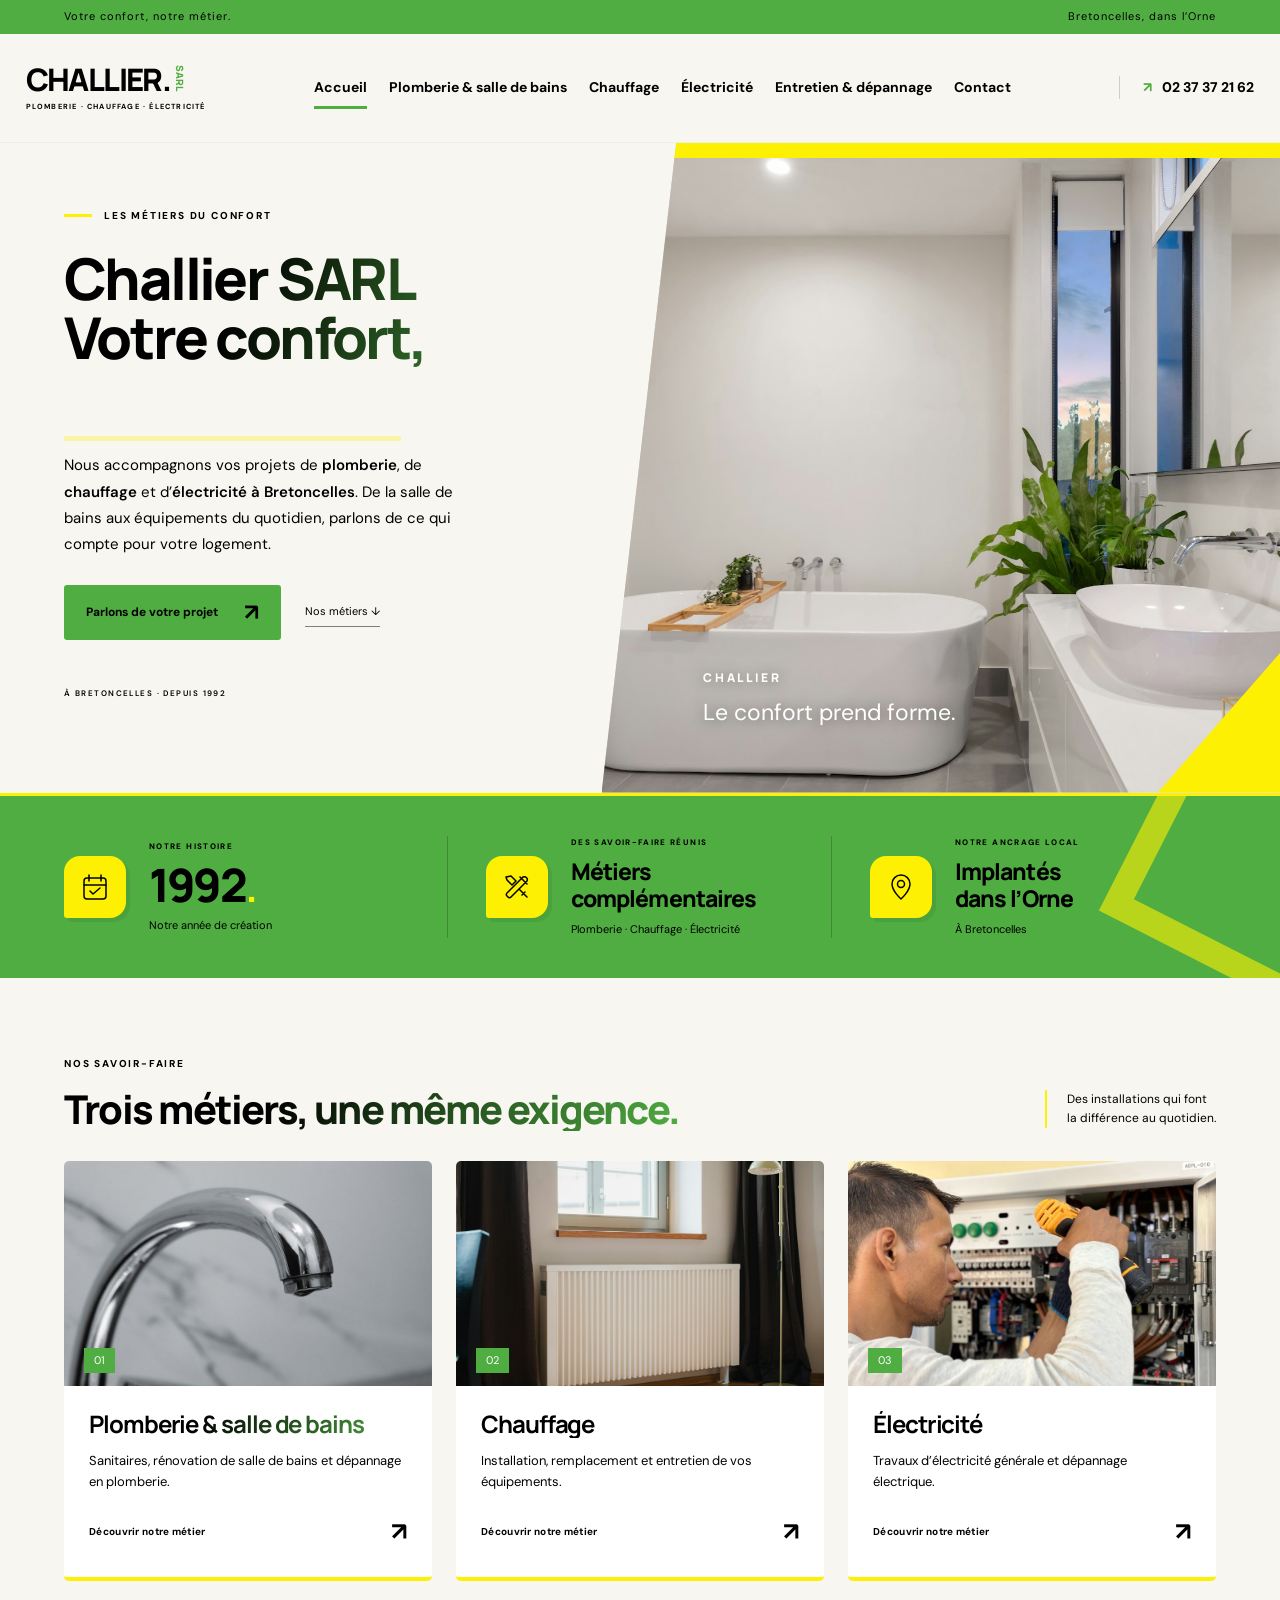
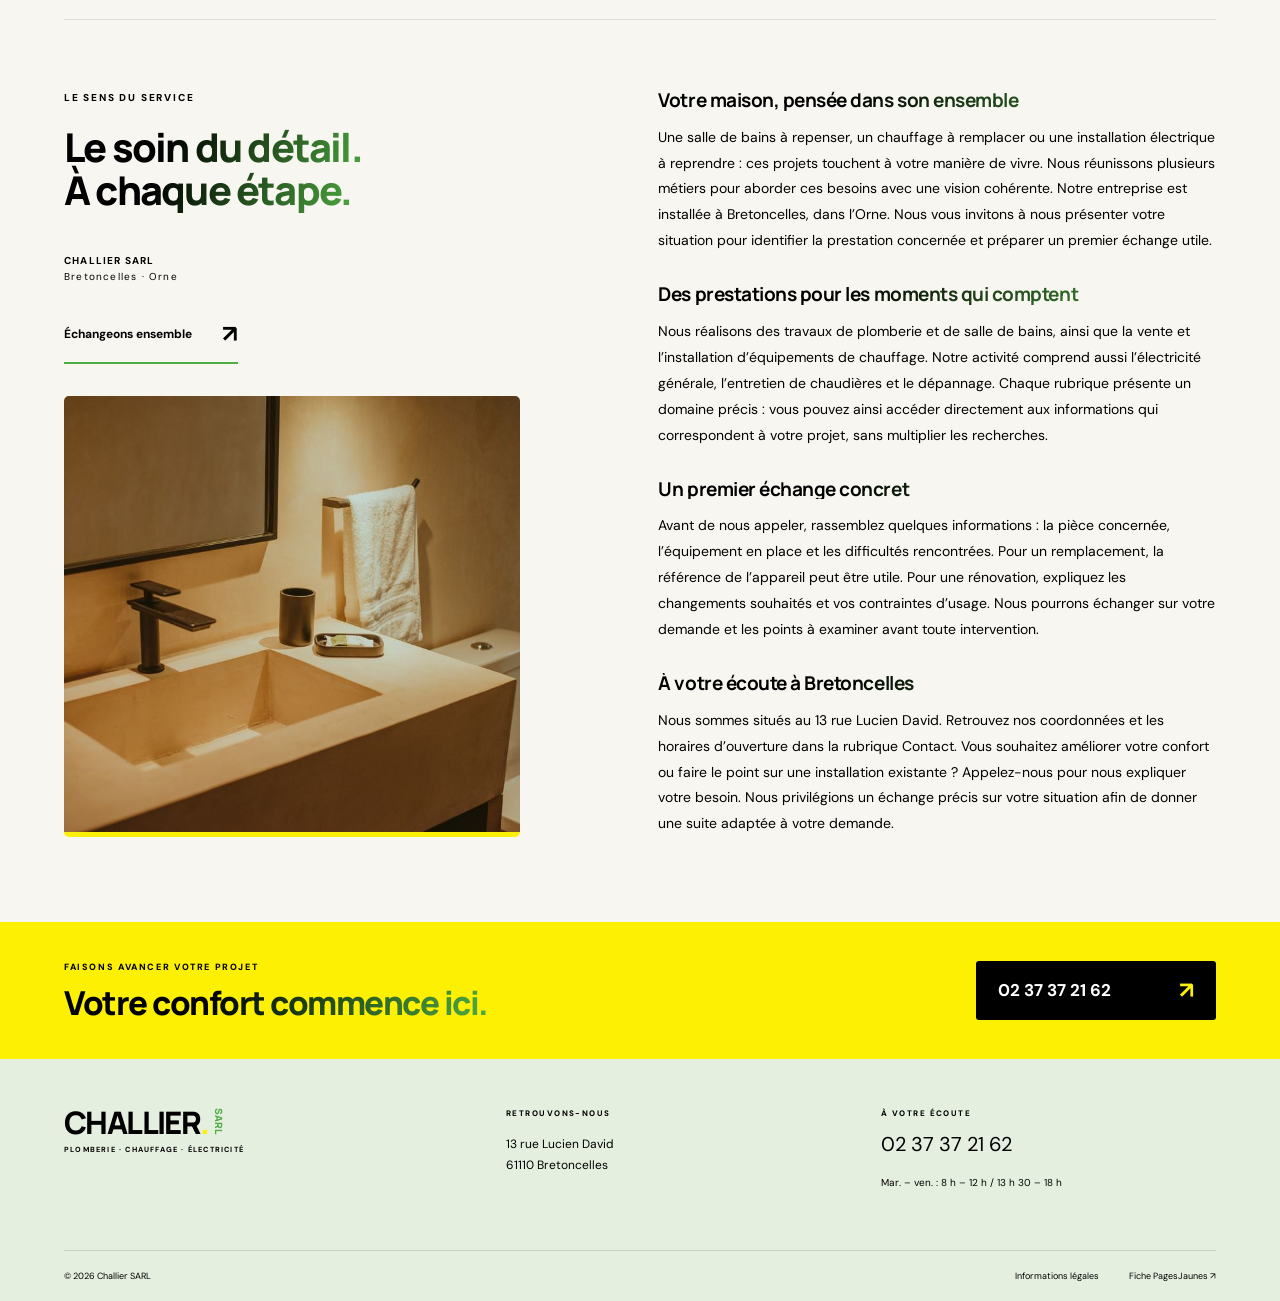
<file: index.html>
<!doctype html><html lang="fr"><head><meta charset="utf-8"><meta name="viewport" content="width=device-width,initial-scale=1"><title>Plomberie, chauffage et électricité à Bretoncelles | Challier SARL</title><meta name="description" content="Nous accompagnons vos projets de plomberie, de chauffage et d’électricité à Bretoncelles. De la salle de bains aux équipements du quotidien, parlons de ce qui compte pour votre logement."><meta name="theme-color" content="#50AD42"><link rel="icon" href="favicon.svg" type="image/svg+xml"><link rel="stylesheet" href="style.css"><script src="app.js" defer></script></head><body><a class="skip" href="#main">Aller au contenu</a><div class="topline"><div class="wrap"><span>Votre confort, notre métier.</span><span>Bretoncelles, dans l’Orne</span></div></div><header><div class="header wrap"><a class="brand" href="index.html" aria-label="Challier SARL, accueil"><span>CHALLIER<span class="dot">.</span><small>SARL</small></span><b>PLOMBERIE · CHAUFFAGE · ÉLECTRICITÉ</b></a><button class="menu-toggle" aria-expanded="false" aria-controls="nav">Menu <span>☰</span></button><nav id="nav" aria-label="Navigation principale"><a href="index.html" aria-current="page">Accueil</a><a href="plomberie.html" >Plomberie & salle de bains</a><a href="chauffage.html" >Chauffage</a><a href="electricite.html" >Électricité</a><a href="entretien.html" >Entretien & dépannage</a><a href="contact.html" >Contact</a></nav><a class="phone" href="tel:+33237372162"><span aria-hidden="true">↗</span> 02 37 37 21 62</a></div></header><main id="main"><section class="hero "><div class="hero-copy"><span class="eyebrow">LES MÉTIERS DU CONFORT</span><h1>Challier SARL<br>Votre confort,<br><em>notre métier.</em></h1><p>Nous accompagnons vos projets de <strong>plomberie</strong>, de <strong>chauffage</strong> et d’<strong>électricité à Bretoncelles</strong>. De la salle de bains aux équipements du quotidien, parlons de ce qui compte pour votre logement.</p><div class="hero-actions"><a class="button" href="contact.html">Parlons de votre projet<span aria-hidden="true">↗</span></a><a class="quiet-link" href="#metiers">Nos métiers ↓</a></div><span class="hero-location">À BRETONCELLES · DEPUIS 1992</span></div><figure class="hero-picture"><img src="bathroom.jpg" alt="Salle de bains lumineuse avec baignoire et vasque" fetchpriority="high"><div class="picture-label"><span>CHALLIER</span><small>Le confort prend forme.</small></div></figure></section><section class="trust" id="metiers" aria-label="Challier SARL en quelques repères">
  <div class="trust-grid wrap">
    <div class="trust-item trust-history">
      <div class="trust-icon" aria-hidden="true"><svg viewBox="0 0 32 32" fill="none" stroke="currentColor" stroke-width="1.5" stroke-linecap="round" stroke-linejoin="round"><rect x="5" y="7" width="22" height="21" rx="3"/><path d="M10 4v6m12-6v6M5 14h22M11 20l3 3 7-6"/></svg></div>
      <div class="trust-copy"><small>NOTRE HISTOIRE</small><strong class="trust-year">1992<span class="year-dot" aria-hidden="true">.</span></strong><p>Notre année de création</p></div>
    </div>
    <div class="trust-item">
      <div class="trust-icon" aria-hidden="true"><svg viewBox="0 0 32 32" fill="none" stroke="currentColor" stroke-width="1.5" stroke-linecap="round" stroke-linejoin="round"><path d="m19 6 7 7M7 26l-1-1a2 2 0 0 1 0-3L22 6a3 3 0 0 1 4 4L10 26a2 2 0 0 1-3 0ZM5 6l5-1 5 5-4 4-5-5-1-3Zm14 13 7 7M21 24l3-3"/></svg></div>
      <div class="trust-copy"><small>DES SAVOIR-FAIRE RÉUNIS</small><strong>Métiers <br>complémentaires</strong><p>Plomberie · Chauffage · Électricité</p></div>
    </div>
    <div class="trust-item">
      <div class="trust-icon" aria-hidden="true"><svg viewBox="0 0 32 32" fill="none" stroke="currentColor" stroke-width="1.5" stroke-linecap="round" stroke-linejoin="round"><path d="M25 13c0 7-9 15-9 15S7 20 7 13a9 9 0 1 1 18 0Z"/><circle cx="16" cy="13" r="3.5"/></svg></div>
      <div class="trust-copy"><small>NOTRE ANCRAGE LOCAL</small><strong>Implantés <br>dans l’Orne</strong><p>À Bretoncelles</p></div>
    </div>
  </div>
</section>

<section class="services wrap"><div class="section-head"><div><span class="eyebrow">NOS SAVOIR-FAIRE</span><h2>Trois métiers, une même exigence.</h2></div><p>Des installations qui font<br>la différence au quotidien.</p></div><div class="cards"><a class="card reveal" href="plomberie.html"><div class="card-photo"><img src="plomberie-card.jpg" loading="lazy" alt="Robinetterie chromée"><span>01</span></div><div class="card-copy"><h3>Plomberie & salle de bains</h3><p>Sanitaires, rénovation de salle de bains et dépannage en plomberie.</p><b>Découvrir notre métier <span aria-hidden="true">↗</span></b></div></a><a class="card reveal" href="chauffage.html"><div class="card-photo"><img src="chauffage-card.jpg" loading="lazy" alt="Radiateur près d’une fenêtre"><span>02</span></div><div class="card-copy"><h3>Chauffage</h3><p>Installation, remplacement et entretien de vos équipements.</p><b>Découvrir notre métier <span aria-hidden="true">↗</span></b></div></a><a class="card reveal" href="electricite.html"><div class="card-photo"><img src="electricite-card.jpg" loading="lazy" alt="Intervention sur un tableau électrique"><span>03</span></div><div class="card-copy"><h3>Électricité</h3><p>Travaux d’électricité générale et dépannage électrique.</p><b>Découvrir notre métier <span aria-hidden="true">↗</span></b></div></a></div></section><section class="editorial wrap home-editorial"><div class="editorial-title reveal"><span class="eyebrow">LE SENS DU SERVICE</span><h2>Le soin du détail.<br>À chaque étape.</h2><p>CHALLIER SARL<br><span>Bretoncelles · Orne</span></p><a class="text-link" href="contact.html">Échangeons ensemble<span aria-hidden="true">↗</span></a><figure class="editorial-photo"><img src="index-detail.jpg" alt="Vasque et robinetterie dans une salle de bains contemporaine" loading="lazy" width="1000" height="750"></figure></div><div class="prose"><article class="reveal"><h3>Votre maison, pensée dans son ensemble</h3><p>Une salle de bains à repenser, un chauffage à remplacer ou une installation électrique à reprendre : ces projets touchent à votre manière de vivre. Nous réunissons plusieurs métiers pour aborder ces besoins avec une vision cohérente. Notre entreprise est installée à Bretoncelles, dans l’Orne. Nous vous invitons à nous présenter votre situation pour identifier la prestation concernée et préparer un premier échange utile.</p></article><article class="reveal"><h3>Des prestations pour les moments qui comptent</h3><p>Nous réalisons des travaux de plomberie et de salle de bains, ainsi que la vente et l’installation d’équipements de chauffage. Notre activité comprend aussi l’électricité générale, l’entretien de chaudières et le dépannage. Chaque rubrique présente un domaine précis : vous pouvez ainsi accéder directement aux informations qui correspondent à votre projet, sans multiplier les recherches.</p></article><article class="reveal"><h3>Un premier échange concret</h3><p>Avant de nous appeler, rassemblez quelques informations : la pièce concernée, l’équipement en place et les difficultés rencontrées. Pour un remplacement, la référence de l’appareil peut être utile. Pour une rénovation, expliquez les changements souhaités et vos contraintes d’usage. Nous pourrons échanger sur votre demande et les points à examiner avant toute intervention.</p></article><article class="reveal"><h3>À votre écoute à Bretoncelles</h3><p>Nous sommes situés au 13 rue Lucien David. Retrouvez nos coordonnées et les horaires d’ouverture dans la rubrique Contact. Vous souhaitez améliorer votre confort ou faire le point sur une installation existante ? Appelez-nous pour nous expliquer votre besoin. Nous privilégions un échange précis sur votre situation afin de donner une suite adaptée à votre demande.</p></article></div></section><section class="cta"><div class="wrap"><div><span class="eyebrow">FAISONS AVANCER VOTRE PROJET</span><h2>Votre confort commence ici.</h2></div><a class="button dark" href="tel:+33237372162">02 37 37 21 62<span aria-hidden="true">↗</span></a></div></section></main><footer><div class="wrap footer-main"><a class="brand" href="index.html" aria-label="Challier SARL, accueil"><span>CHALLIER<span class="dot">.</span><small>SARL</small></span><b>PLOMBERIE · CHAUFFAGE · ÉLECTRICITÉ</b></a><div><span class="eyebrow">RETROUVONS-NOUS</span><p>13 rue Lucien David<br>61110 Bretoncelles</p></div><div><span class="eyebrow">À VOTRE ÉCOUTE</span><a href="tel:+33237372162">02 37 37 21 62</a><p>Mar. – ven. : 8 h – 12 h / 13 h 30 – 18 h</p></div></div><div class="wrap footer-bottom"><span>© 2026 Challier SARL</span><button id="legal-open">Informations légales</button><a href="https://www.pagesjaunes.fr/pros/05444241">Fiche PagesJaunes ↗</a></div></footer><dialog id="legal"><button class="close" aria-label="Fermer">×</button><h2>Informations légales</h2><p>Challier SARL · Société à responsabilité limitée<br>13 rue Lucien David, 61110 Bretoncelles<br>SIREN : 384 146 593<br>SIRET : 384 146 593 00015<br>Téléphone : 02 37 37 21 62</p><p>Ce site de présentation ne collecte pas de données par formulaire et n’utilise pas d’outil de mesure d’audience. Les photographies sont illustratives (Unsplash). Identité visuelle typographique créée pour cette présentation.</p><p>Présentation de travail : les informations complémentaires sur la direction de publication et l’hébergeur restent à renseigner avant une ouverture publique.</p></dialog></body></html>
</file>
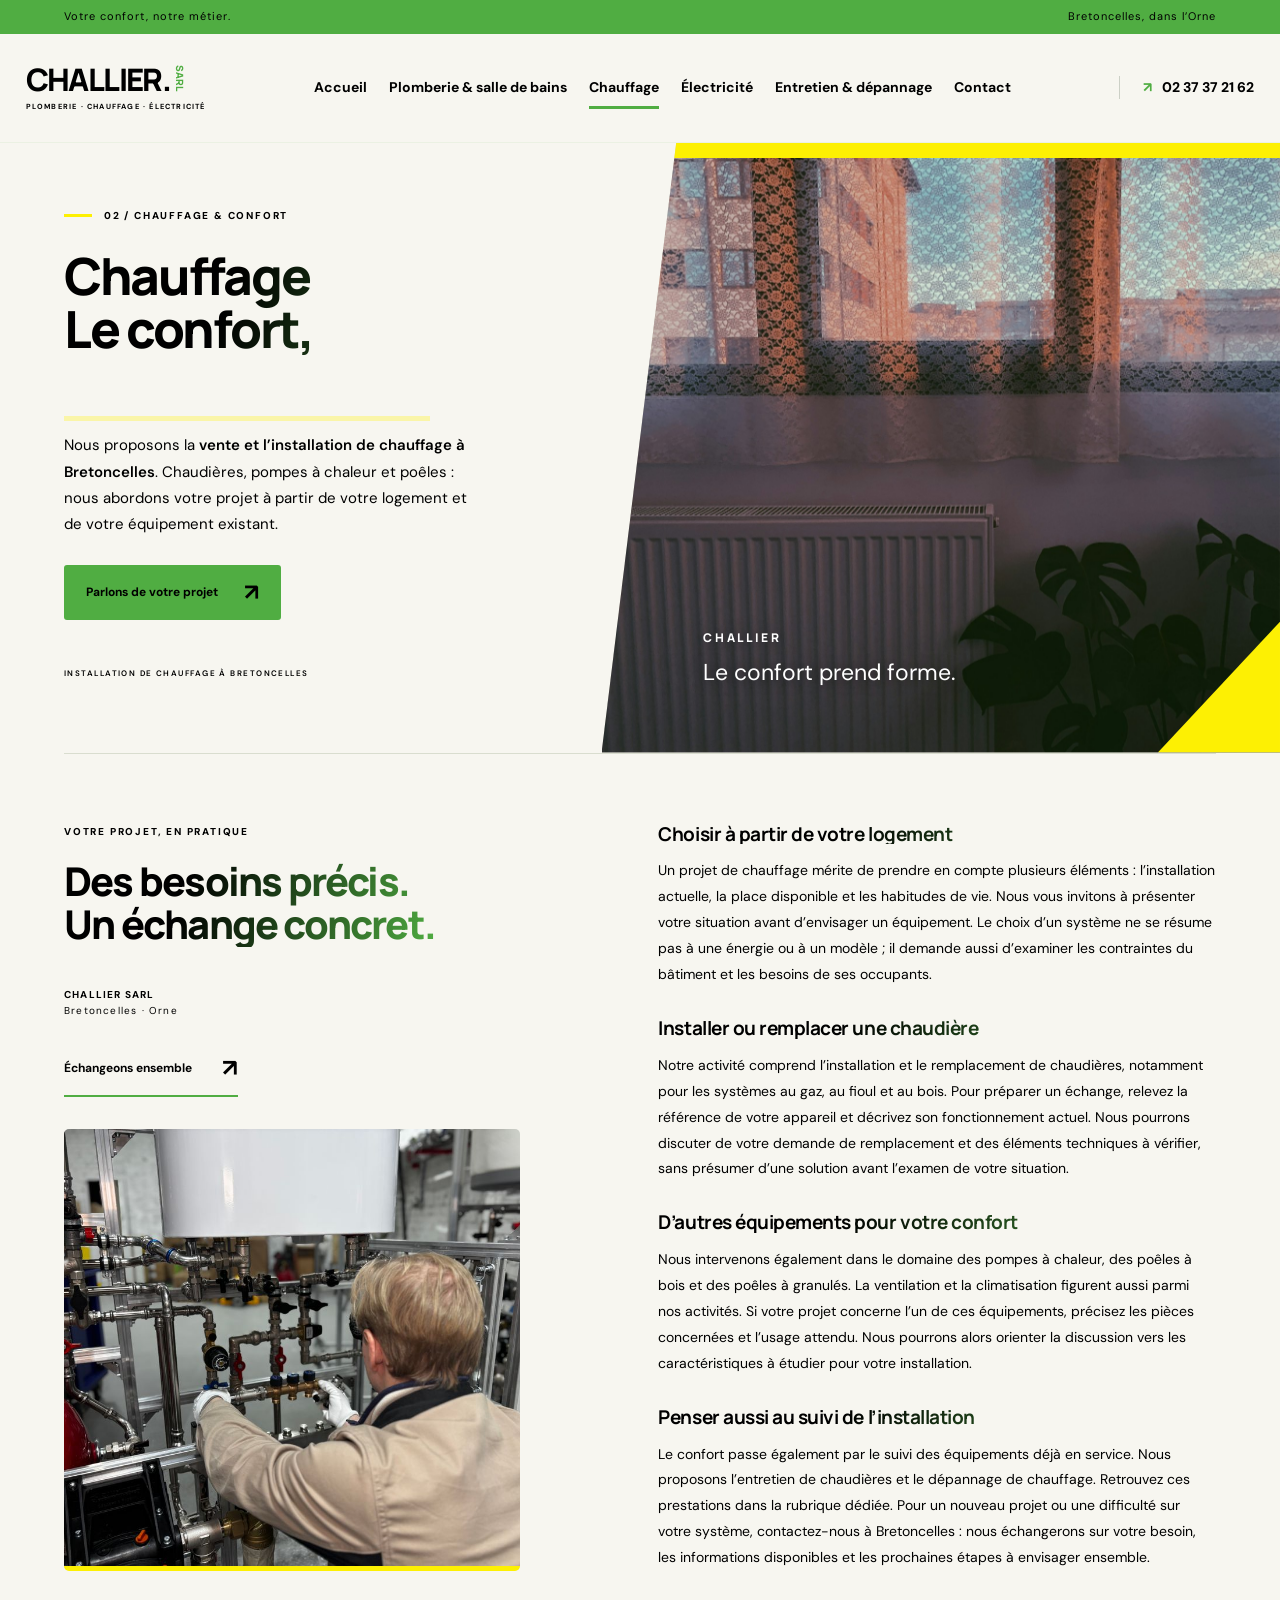
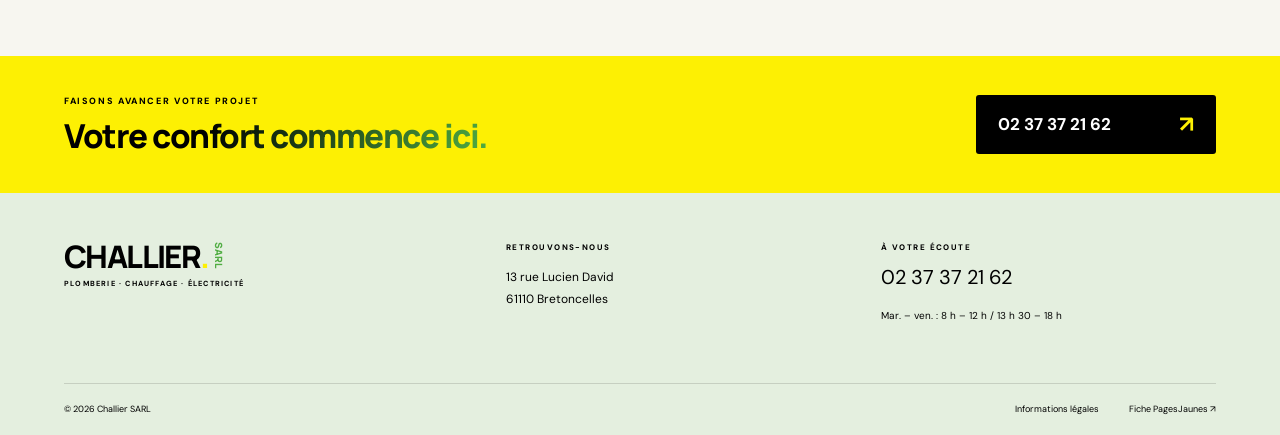
<file: chauffage.html>
<!doctype html><html lang="fr"><head><meta charset="utf-8"><meta name="viewport" content="width=device-width,initial-scale=1"><title>Installation de chauffage à Bretoncelles | Challier SARL</title><meta name="description" content="Nous proposons la vente et l’installation de chauffage à Bretoncelles. Chaudières, pompes à chaleur et poêles : nous abordons votre projet à partir de votre logement et de votre équipement existant."><meta name="theme-color" content="#50AD42"><link rel="icon" href="favicon.svg" type="image/svg+xml"><link rel="stylesheet" href="style.css"><script src="app.js" defer></script></head><body><a class="skip" href="#main">Aller au contenu</a><div class="topline"><div class="wrap"><span>Votre confort, notre métier.</span><span>Bretoncelles, dans l’Orne</span></div></div><header><div class="header wrap"><a class="brand" href="index.html" aria-label="Challier SARL, accueil"><span>CHALLIER<span class="dot">.</span><small>SARL</small></span><b>PLOMBERIE · CHAUFFAGE · ÉLECTRICITÉ</b></a><button class="menu-toggle" aria-expanded="false" aria-controls="nav">Menu <span>☰</span></button><nav id="nav" aria-label="Navigation principale"><a href="index.html" >Accueil</a><a href="plomberie.html" >Plomberie & salle de bains</a><a href="chauffage.html" aria-current="page">Chauffage</a><a href="electricite.html" >Électricité</a><a href="entretien.html" >Entretien & dépannage</a><a href="contact.html" >Contact</a></nav><a class="phone" href="tel:+33237372162"><span aria-hidden="true">↗</span> 02 37 37 21 62</a></div></header><main id="main"><section class="hero inner-hero"><div class="hero-copy"><span class="eyebrow">02 / CHAUFFAGE & CONFORT</span><h1>Chauffage<br>Le confort,<br><em>en toute saison.</em></h1><p>Nous proposons la <strong>vente et l’installation de chauffage à Bretoncelles</strong>. Chaudières, pompes à chaleur et poêles : nous abordons votre projet à partir de votre logement et de votre équipement existant.</p><div class="hero-actions"><a class="button" href="contact.html">Parlons de votre projet<span aria-hidden="true">↗</span></a></div><span class="hero-location">INSTALLATION DE CHAUFFAGE À BRETONCELLES</span></div><figure class="hero-picture"><img src="chauffage-hero.jpg" alt="Radiateur blanc installé sur un mur" fetchpriority="high"><div class="picture-label"><span>CHALLIER</span><small>Le confort prend forme.</small></div></figure></section><section class="editorial wrap "><div class="editorial-title reveal"><span class="eyebrow">VOTRE PROJET, EN PRATIQUE</span><h2>Des besoins précis.<br>Un échange concret.</h2><p>CHALLIER SARL<br><span>Bretoncelles · Orne</span></p><a class="text-link" href="contact.html">Échangeons ensemble<span aria-hidden="true">↗</span></a><figure class="editorial-photo"><img src="chauffage-detail.jpg" alt="Réglage des équipements d’une installation de chauffage" loading="lazy" width="1000" height="750"></figure></div><div class="prose"><article class="reveal"><h3>Choisir à partir de votre logement</h3><p>Un projet de chauffage mérite de prendre en compte plusieurs éléments : l’installation actuelle, la place disponible et les habitudes de vie. Nous vous invitons à présenter votre situation avant d’envisager un équipement. Le choix d’un système ne se résume pas à une énergie ou à un modèle ; il demande aussi d’examiner les contraintes du bâtiment et les besoins de ses occupants.</p></article><article class="reveal"><h3>Installer ou remplacer une chaudière</h3><p>Notre activité comprend l’installation et le remplacement de chaudières, notamment pour les systèmes au gaz, au fioul et au bois. Pour préparer un échange, relevez la référence de votre appareil et décrivez son fonctionnement actuel. Nous pourrons discuter de votre demande de remplacement et des éléments techniques à vérifier, sans présumer d’une solution avant l’examen de votre situation.</p></article><article class="reveal"><h3>D’autres équipements pour votre confort</h3><p>Nous intervenons également dans le domaine des pompes à chaleur, des poêles à bois et des poêles à granulés. La ventilation et la climatisation figurent aussi parmi nos activités. Si votre projet concerne l’un de ces équipements, précisez les pièces concernées et l’usage attendu. Nous pourrons alors orienter la discussion vers les caractéristiques à étudier pour votre installation.</p></article><article class="reveal"><h3>Penser aussi au suivi de l’installation</h3><p>Le confort passe également par le suivi des équipements déjà en service. Nous proposons l’entretien de chaudières et le dépannage de chauffage. Retrouvez ces prestations dans la rubrique dédiée. Pour un nouveau projet ou une difficulté sur votre système, contactez-nous à Bretoncelles : nous échangerons sur votre besoin, les informations disponibles et les prochaines étapes à envisager ensemble.</p></article></div></section><section class="cta"><div class="wrap"><div><span class="eyebrow">FAISONS AVANCER VOTRE PROJET</span><h2>Votre confort commence ici.</h2></div><a class="button dark" href="tel:+33237372162">02 37 37 21 62<span aria-hidden="true">↗</span></a></div></section></main><footer><div class="wrap footer-main"><a class="brand" href="index.html" aria-label="Challier SARL, accueil"><span>CHALLIER<span class="dot">.</span><small>SARL</small></span><b>PLOMBERIE · CHAUFFAGE · ÉLECTRICITÉ</b></a><div><span class="eyebrow">RETROUVONS-NOUS</span><p>13 rue Lucien David<br>61110 Bretoncelles</p></div><div><span class="eyebrow">À VOTRE ÉCOUTE</span><a href="tel:+33237372162">02 37 37 21 62</a><p>Mar. – ven. : 8 h – 12 h / 13 h 30 – 18 h</p></div></div><div class="wrap footer-bottom"><span>© 2026 Challier SARL</span><button id="legal-open">Informations légales</button><a href="https://www.pagesjaunes.fr/pros/05444241">Fiche PagesJaunes ↗</a></div></footer><dialog id="legal"><button class="close" aria-label="Fermer">×</button><h2>Informations légales</h2><p>Challier SARL · Société à responsabilité limitée<br>13 rue Lucien David, 61110 Bretoncelles<br>SIREN : 384 146 593<br>SIRET : 384 146 593 00015<br>Téléphone : 02 37 37 21 62</p><p>Ce site de présentation ne collecte pas de données par formulaire et n’utilise pas d’outil de mesure d’audience. Les photographies sont illustratives (Unsplash). Identité visuelle typographique créée pour cette présentation.</p><p>Présentation de travail : les informations complémentaires sur la direction de publication et l’hébergeur restent à renseigner avant une ouverture publique.</p></dialog></body></html>
</file>
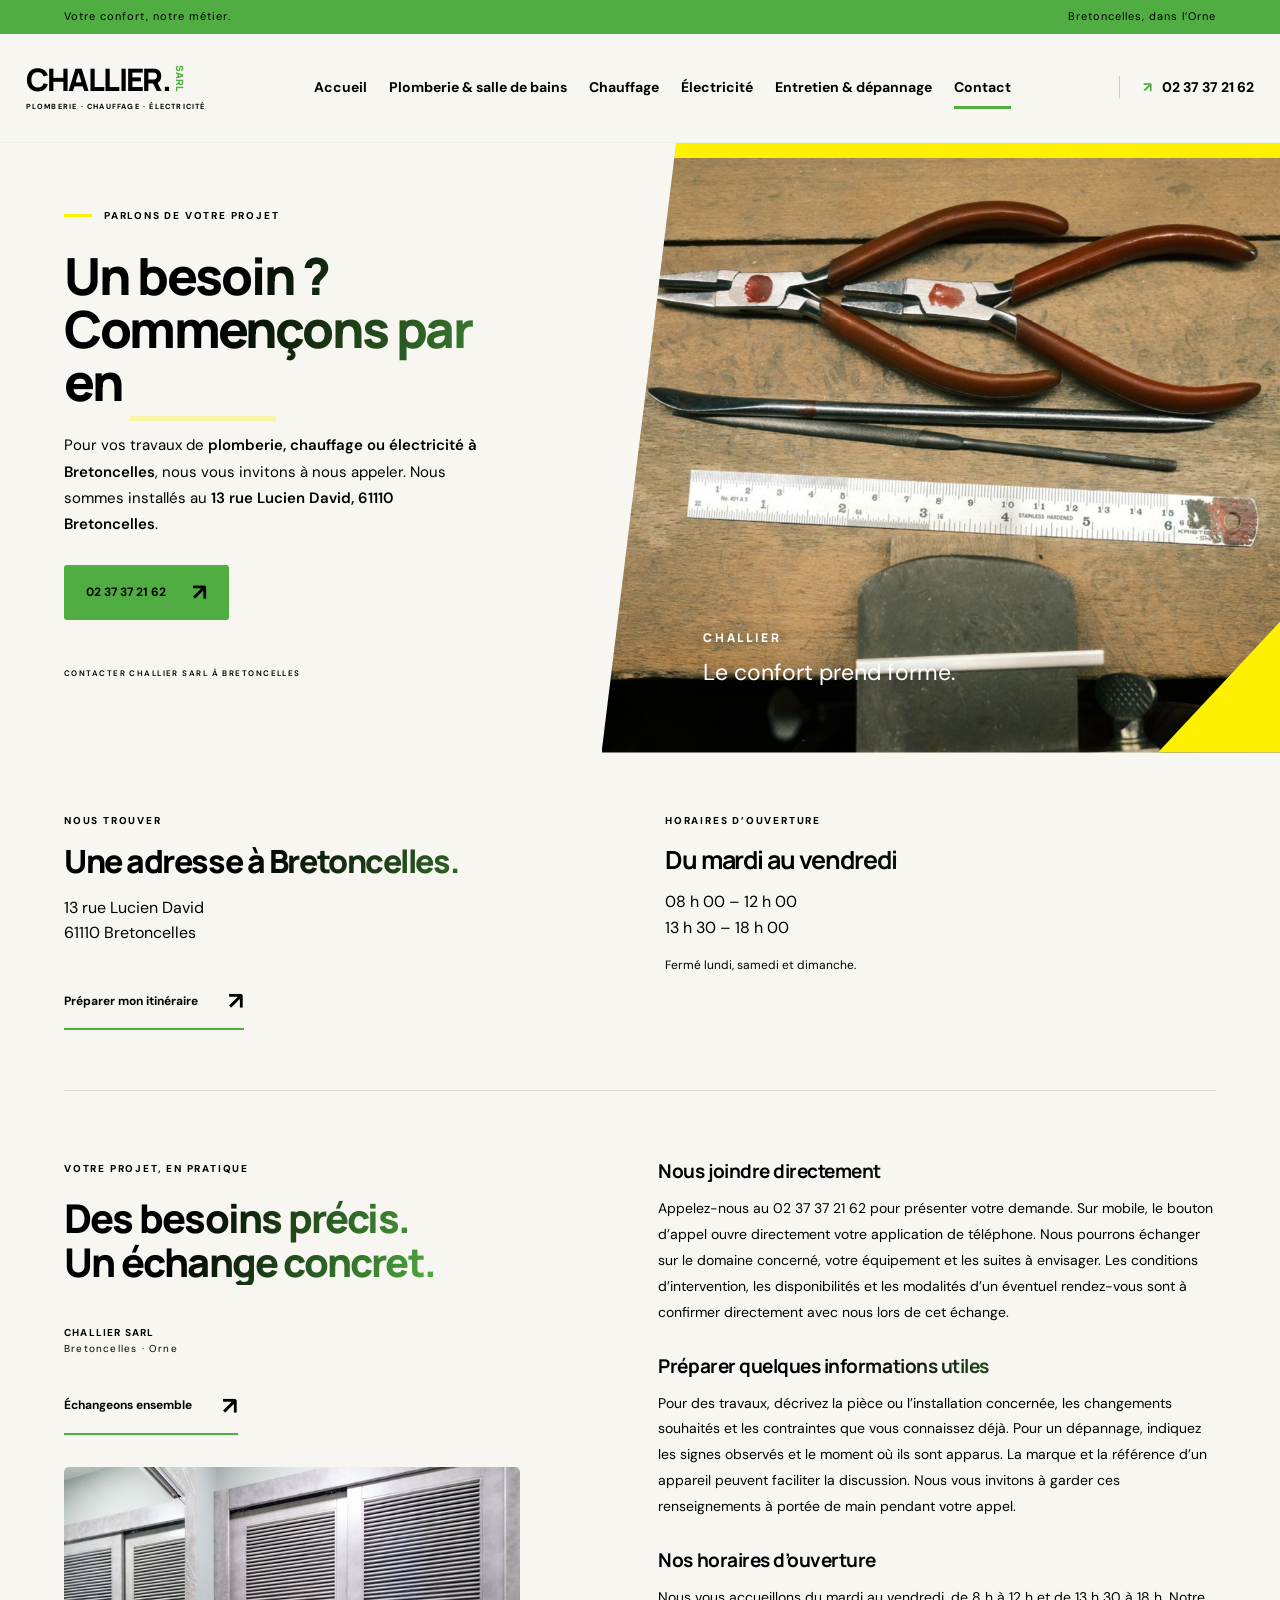
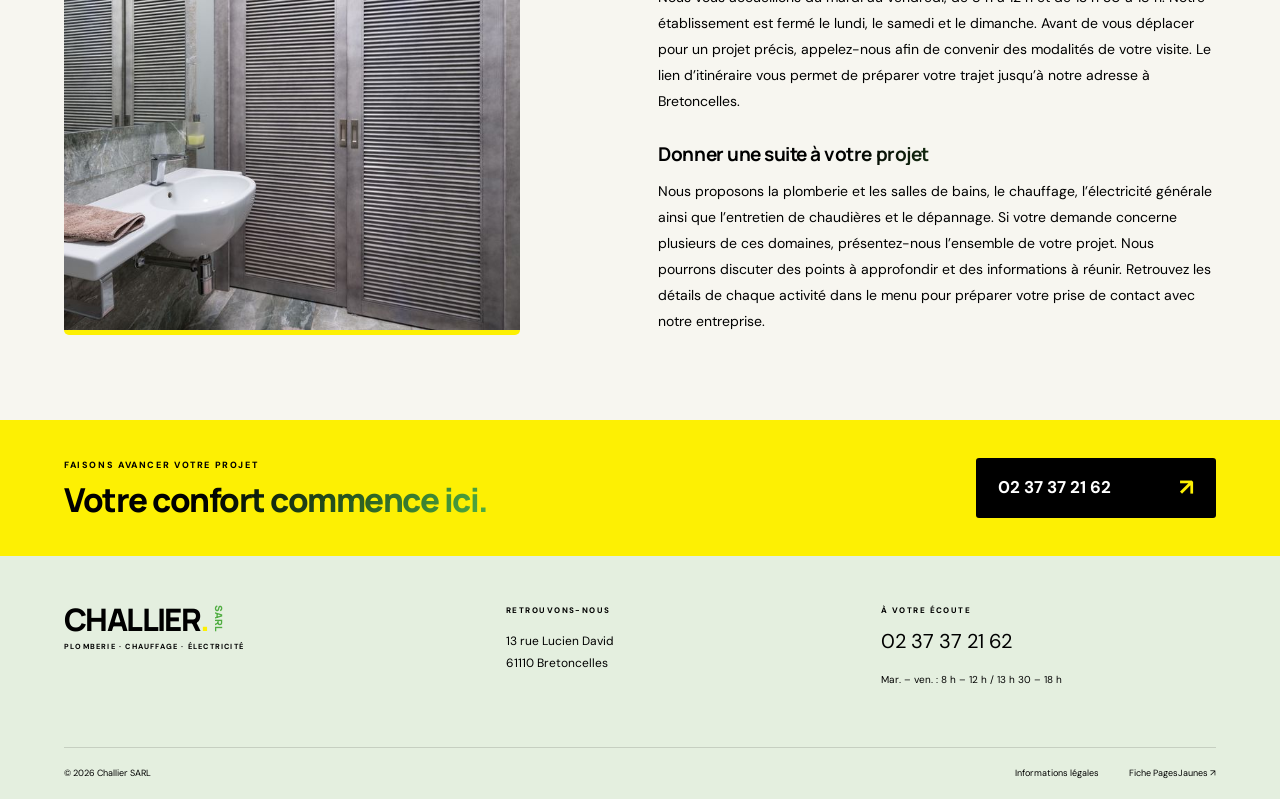
<file: contact.html>
<!doctype html><html lang="fr"><head><meta charset="utf-8"><meta name="viewport" content="width=device-width,initial-scale=1"><title>Contacter Challier SARL à Bretoncelles | Challier SARL</title><meta name="description" content="Pour vos travaux de plomberie, chauffage ou électricité à Bretoncelles, nous vous invitons à nous appeler. Nous sommes installés au 13 rue Lucien David, 61110 Bretoncelles."><meta name="theme-color" content="#50AD42"><link rel="icon" href="favicon.svg" type="image/svg+xml"><link rel="stylesheet" href="style.css"><script src="app.js" defer></script></head><body><a class="skip" href="#main">Aller au contenu</a><div class="topline"><div class="wrap"><span>Votre confort, notre métier.</span><span>Bretoncelles, dans l’Orne</span></div></div><header><div class="header wrap"><a class="brand" href="index.html" aria-label="Challier SARL, accueil"><span>CHALLIER<span class="dot">.</span><small>SARL</small></span><b>PLOMBERIE · CHAUFFAGE · ÉLECTRICITÉ</b></a><button class="menu-toggle" aria-expanded="false" aria-controls="nav">Menu <span>☰</span></button><nav id="nav" aria-label="Navigation principale"><a href="index.html" >Accueil</a><a href="plomberie.html" >Plomberie & salle de bains</a><a href="chauffage.html" >Chauffage</a><a href="electricite.html" >Électricité</a><a href="entretien.html" >Entretien & dépannage</a><a href="contact.html" aria-current="page">Contact</a></nav><a class="phone" href="tel:+33237372162"><span aria-hidden="true">↗</span> 02 37 37 21 62</a></div></header><main id="main"><section class="hero inner-hero"><div class="hero-copy"><span class="eyebrow">PARLONS DE VOTRE PROJET</span><h1>Un besoin ?<br>Commençons par<br>en <em>parler.</em></h1><p>Pour vos travaux de <strong>plomberie, chauffage ou électricité à Bretoncelles</strong>, nous vous invitons à nous appeler. Nous sommes installés au <strong>13 rue Lucien David, 61110 Bretoncelles</strong>.</p><div class="hero-actions"><a class="button" href="tel:+33237372162">02 37 37 21 62<span aria-hidden="true">↗</span></a></div><span class="hero-location">CONTACTER CHALLIER SARL À BRETONCELLES</span></div><figure class="hero-picture"><img src="contact-hero.jpg" alt="Outils à main sur un établi" fetchpriority="high"><div class="picture-label"><span>CHALLIER</span><small>Le confort prend forme.</small></div></figure></section><section class="contact-band wrap"><div><span class="eyebrow">NOUS TROUVER</span><h2>Une adresse à Bretoncelles.</h2><p>13 rue Lucien David<br>61110 Bretoncelles</p><a class="text-link" href="https://www.google.com/maps/dir/?api=1&destination=13+rue+Lucien+David+61110+Bretoncelles">Préparer mon itinéraire<span aria-hidden="true">↗</span></a></div><div><span class="eyebrow">HORAIRES D’OUVERTURE</span><h3>Du mardi au vendredi</h3><p>08 h 00 – 12 h 00<br>13 h 30 – 18 h 00</p><p class="muted">Fermé lundi, samedi et dimanche.</p></div></section><section class="editorial wrap "><div class="editorial-title reveal"><span class="eyebrow">VOTRE PROJET, EN PRATIQUE</span><h2>Des besoins précis.<br>Un échange concret.</h2><p>CHALLIER SARL<br><span>Bretoncelles · Orne</span></p><a class="text-link" href="contact.html">Échangeons ensemble<span aria-hidden="true">↗</span></a><figure class="editorial-photo"><img src="contact-detail.jpg" alt="Aménagement intérieur d’une salle de bains" loading="lazy" width="1000" height="750"></figure></div><div class="prose"><article class="reveal"><h3>Nous joindre directement</h3><p>Appelez-nous au 02 37 37 21 62 pour présenter votre demande. Sur mobile, le bouton d’appel ouvre directement votre application de téléphone. Nous pourrons échanger sur le domaine concerné, votre équipement et les suites à envisager. Les conditions d’intervention, les disponibilités et les modalités d’un éventuel rendez-vous sont à confirmer directement avec nous lors de cet échange.</p></article><article class="reveal"><h3>Préparer quelques informations utiles</h3><p>Pour des travaux, décrivez la pièce ou l’installation concernée, les changements souhaités et les contraintes que vous connaissez déjà. Pour un dépannage, indiquez les signes observés et le moment où ils sont apparus. La marque et la référence d’un appareil peuvent faciliter la discussion. Nous vous invitons à garder ces renseignements à portée de main pendant votre appel.</p></article><article class="reveal"><h3>Nos horaires d’ouverture</h3><p>Nous vous accueillons du mardi au vendredi, de 8 h à 12 h et de 13 h 30 à 18 h. Notre établissement est fermé le lundi, le samedi et le dimanche. Avant de vous déplacer pour un projet précis, appelez-nous afin de convenir des modalités de votre visite. Le lien d’itinéraire vous permet de préparer votre trajet jusqu’à notre adresse à Bretoncelles.</p></article><article class="reveal"><h3>Donner une suite à votre projet</h3><p>Nous proposons la plomberie et les salles de bains, le chauffage, l’électricité générale ainsi que l’entretien de chaudières et le dépannage. Si votre demande concerne plusieurs de ces domaines, présentez-nous l’ensemble de votre projet. Nous pourrons discuter des points à approfondir et des informations à réunir. Retrouvez les détails de chaque activité dans le menu pour préparer votre prise de contact avec notre entreprise.</p></article></div></section><section class="cta"><div class="wrap"><div><span class="eyebrow">FAISONS AVANCER VOTRE PROJET</span><h2>Votre confort commence ici.</h2></div><a class="button dark" href="tel:+33237372162">02 37 37 21 62<span aria-hidden="true">↗</span></a></div></section></main><footer><div class="wrap footer-main"><a class="brand" href="index.html" aria-label="Challier SARL, accueil"><span>CHALLIER<span class="dot">.</span><small>SARL</small></span><b>PLOMBERIE · CHAUFFAGE · ÉLECTRICITÉ</b></a><div><span class="eyebrow">RETROUVONS-NOUS</span><p>13 rue Lucien David<br>61110 Bretoncelles</p></div><div><span class="eyebrow">À VOTRE ÉCOUTE</span><a href="tel:+33237372162">02 37 37 21 62</a><p>Mar. – ven. : 8 h – 12 h / 13 h 30 – 18 h</p></div></div><div class="wrap footer-bottom"><span>© 2026 Challier SARL</span><button id="legal-open">Informations légales</button><a href="https://www.pagesjaunes.fr/pros/05444241">Fiche PagesJaunes ↗</a></div></footer><dialog id="legal"><button class="close" aria-label="Fermer">×</button><h2>Informations légales</h2><p>Challier SARL · Société à responsabilité limitée<br>13 rue Lucien David, 61110 Bretoncelles<br>SIREN : 384 146 593<br>SIRET : 384 146 593 00015<br>Téléphone : 02 37 37 21 62</p><p>Ce site de présentation ne collecte pas de données par formulaire et n’utilise pas d’outil de mesure d’audience. Les photographies sont illustratives (Unsplash). Identité visuelle typographique créée pour cette présentation.</p><p>Présentation de travail : les informations complémentaires sur la direction de publication et l’hébergeur restent à renseigner avant une ouverture publique.</p></dialog></body></html>
</file>
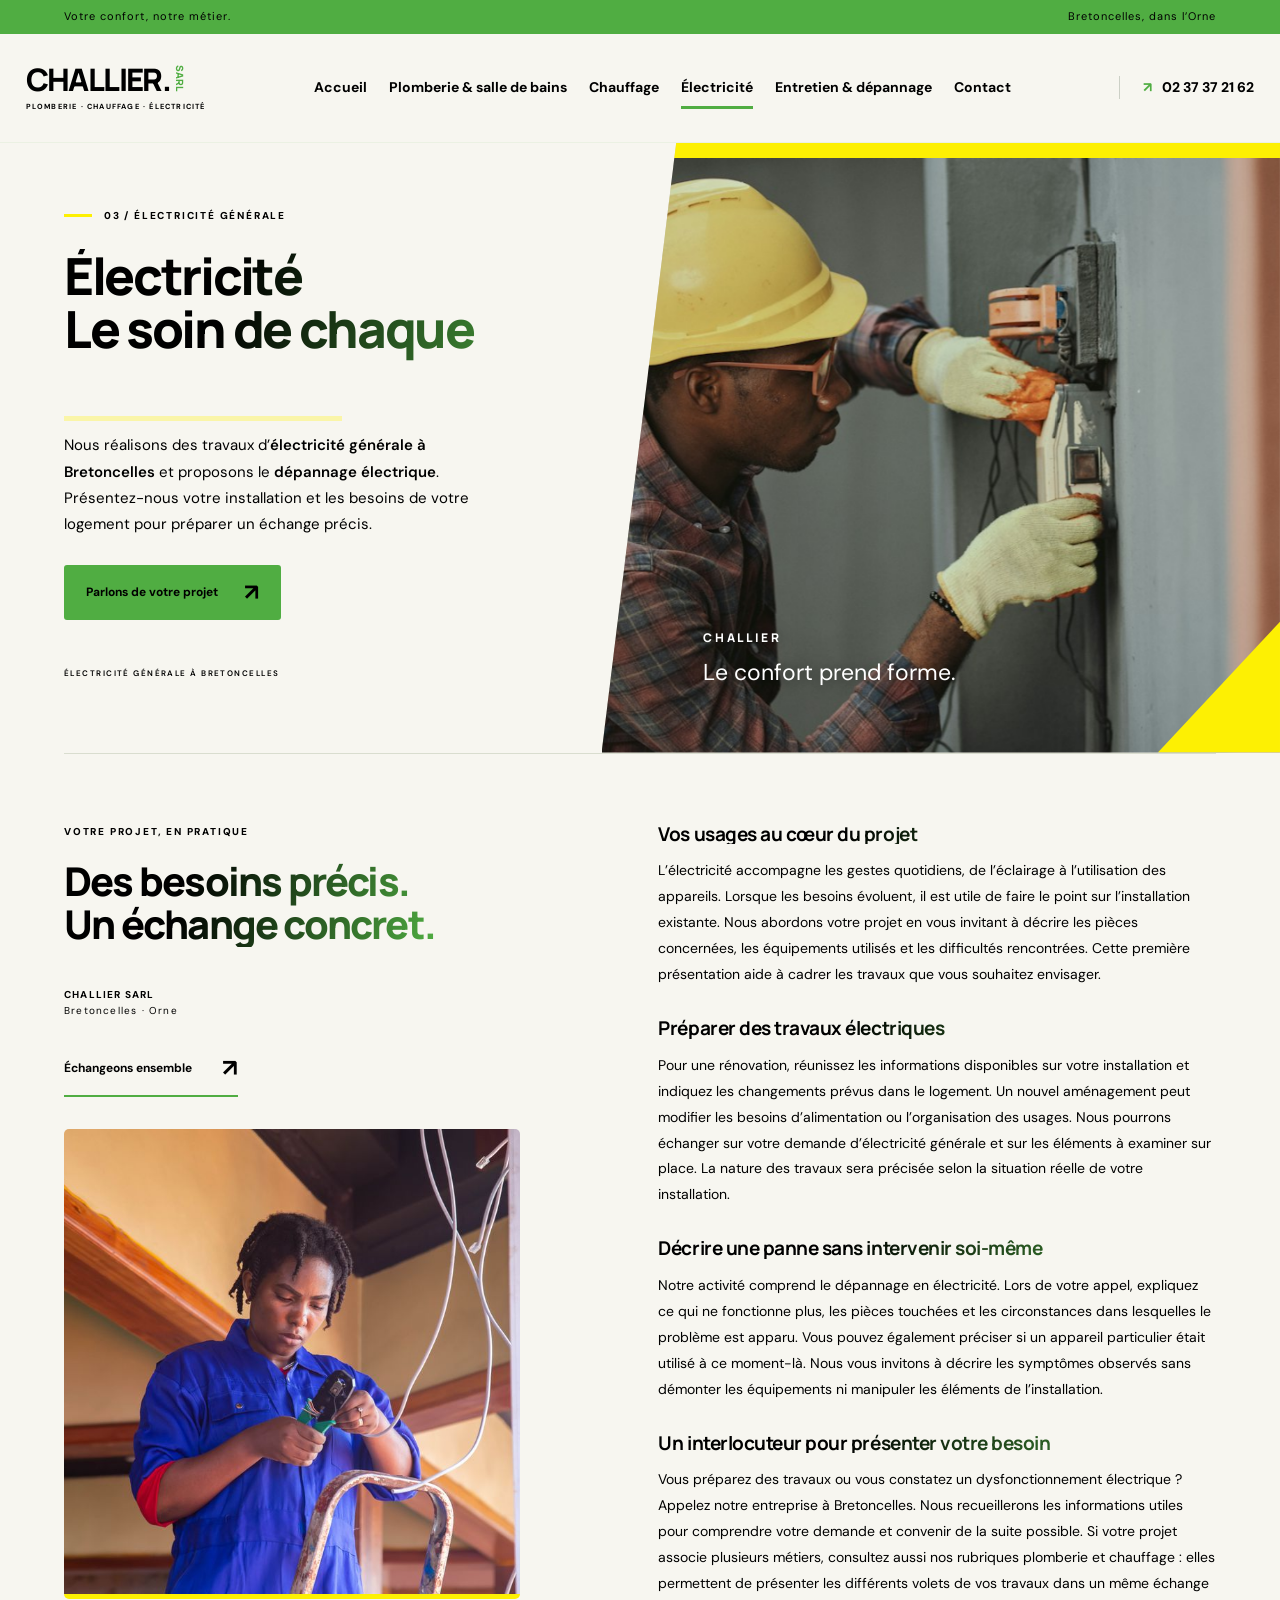
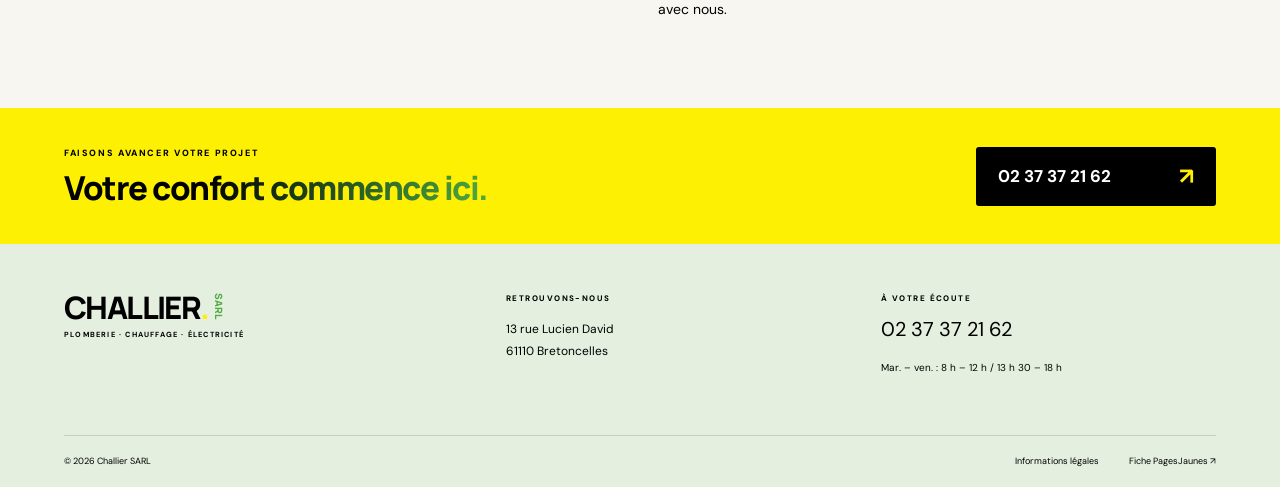
<file: electricite.html>
<!doctype html><html lang="fr"><head><meta charset="utf-8"><meta name="viewport" content="width=device-width,initial-scale=1"><title>Électricité générale à Bretoncelles | Challier SARL</title><meta name="description" content="Nous réalisons des travaux d’électricité générale à Bretoncelles et proposons le dépannage électrique. Présentez-nous votre installation et les besoins de votre logement pour préparer un échange précis."><meta name="theme-color" content="#50AD42"><link rel="icon" href="favicon.svg" type="image/svg+xml"><link rel="stylesheet" href="style.css"><script src="app.js" defer></script></head><body><a class="skip" href="#main">Aller au contenu</a><div class="topline"><div class="wrap"><span>Votre confort, notre métier.</span><span>Bretoncelles, dans l’Orne</span></div></div><header><div class="header wrap"><a class="brand" href="index.html" aria-label="Challier SARL, accueil"><span>CHALLIER<span class="dot">.</span><small>SARL</small></span><b>PLOMBERIE · CHAUFFAGE · ÉLECTRICITÉ</b></a><button class="menu-toggle" aria-expanded="false" aria-controls="nav">Menu <span>☰</span></button><nav id="nav" aria-label="Navigation principale"><a href="index.html" >Accueil</a><a href="plomberie.html" >Plomberie & salle de bains</a><a href="chauffage.html" >Chauffage</a><a href="electricite.html" aria-current="page">Électricité</a><a href="entretien.html" >Entretien & dépannage</a><a href="contact.html" >Contact</a></nav><a class="phone" href="tel:+33237372162"><span aria-hidden="true">↗</span> 02 37 37 21 62</a></div></header><main id="main"><section class="hero inner-hero"><div class="hero-copy"><span class="eyebrow">03 / ÉLECTRICITÉ GÉNÉRALE</span><h1>Électricité<br>Le soin de chaque<br><em>installation.</em></h1><p>Nous réalisons des travaux d’<strong>électricité générale à Bretoncelles</strong> et proposons le <strong>dépannage électrique</strong>. Présentez-nous votre installation et les besoins de votre logement pour préparer un échange précis.</p><div class="hero-actions"><a class="button" href="contact.html">Parlons de votre projet<span aria-hidden="true">↗</span></a></div><span class="hero-location">ÉLECTRICITÉ GÉNÉRALE À BRETONCELLES</span></div><figure class="hero-picture"><img src="electric.jpg" alt="Travaux sur une installation électrique" fetchpriority="high"><div class="picture-label"><span>CHALLIER</span><small>Le confort prend forme.</small></div></figure></section><section class="editorial wrap "><div class="editorial-title reveal"><span class="eyebrow">VOTRE PROJET, EN PRATIQUE</span><h2>Des besoins précis.<br>Un échange concret.</h2><p>CHALLIER SARL<br><span>Bretoncelles · Orne</span></p><a class="text-link" href="contact.html">Échangeons ensemble<span aria-hidden="true">↗</span></a><figure class="editorial-photo"><img src="electricite-detail.jpg" alt="Électricienne travaillant sur les câbles d’une installation intérieure" loading="lazy" width="1000" height="750"></figure></div><div class="prose"><article class="reveal"><h3>Vos usages au cœur du projet</h3><p>L’électricité accompagne les gestes quotidiens, de l’éclairage à l’utilisation des appareils. Lorsque les besoins évoluent, il est utile de faire le point sur l’installation existante. Nous abordons votre projet en vous invitant à décrire les pièces concernées, les équipements utilisés et les difficultés rencontrées. Cette première présentation aide à cadrer les travaux que vous souhaitez envisager.</p></article><article class="reveal"><h3>Préparer des travaux électriques</h3><p>Pour une rénovation, réunissez les informations disponibles sur votre installation et indiquez les changements prévus dans le logement. Un nouvel aménagement peut modifier les besoins d’alimentation ou l’organisation des usages. Nous pourrons échanger sur votre demande d’électricité générale et sur les éléments à examiner sur place. La nature des travaux sera précisée selon la situation réelle de votre installation.</p></article><article class="reveal"><h3>Décrire une panne sans intervenir soi-même</h3><p>Notre activité comprend le dépannage en électricité. Lors de votre appel, expliquez ce qui ne fonctionne plus, les pièces touchées et les circonstances dans lesquelles le problème est apparu. Vous pouvez également préciser si un appareil particulier était utilisé à ce moment-là. Nous vous invitons à décrire les symptômes observés sans démonter les équipements ni manipuler les éléments de l’installation.</p></article><article class="reveal"><h3>Un interlocuteur pour présenter votre besoin</h3><p>Vous préparez des travaux ou vous constatez un dysfonctionnement électrique ? Appelez notre entreprise à Bretoncelles. Nous recueillerons les informations utiles pour comprendre votre demande et convenir de la suite possible. Si votre projet associe plusieurs métiers, consultez aussi nos rubriques plomberie et chauffage : elles permettent de présenter les différents volets de vos travaux dans un même échange avec nous.</p></article></div></section><section class="cta"><div class="wrap"><div><span class="eyebrow">FAISONS AVANCER VOTRE PROJET</span><h2>Votre confort commence ici.</h2></div><a class="button dark" href="tel:+33237372162">02 37 37 21 62<span aria-hidden="true">↗</span></a></div></section></main><footer><div class="wrap footer-main"><a class="brand" href="index.html" aria-label="Challier SARL, accueil"><span>CHALLIER<span class="dot">.</span><small>SARL</small></span><b>PLOMBERIE · CHAUFFAGE · ÉLECTRICITÉ</b></a><div><span class="eyebrow">RETROUVONS-NOUS</span><p>13 rue Lucien David<br>61110 Bretoncelles</p></div><div><span class="eyebrow">À VOTRE ÉCOUTE</span><a href="tel:+33237372162">02 37 37 21 62</a><p>Mar. – ven. : 8 h – 12 h / 13 h 30 – 18 h</p></div></div><div class="wrap footer-bottom"><span>© 2026 Challier SARL</span><button id="legal-open">Informations légales</button><a href="https://www.pagesjaunes.fr/pros/05444241">Fiche PagesJaunes ↗</a></div></footer><dialog id="legal"><button class="close" aria-label="Fermer">×</button><h2>Informations légales</h2><p>Challier SARL · Société à responsabilité limitée<br>13 rue Lucien David, 61110 Bretoncelles<br>SIREN : 384 146 593<br>SIRET : 384 146 593 00015<br>Téléphone : 02 37 37 21 62</p><p>Ce site de présentation ne collecte pas de données par formulaire et n’utilise pas d’outil de mesure d’audience. Les photographies sont illustratives (Unsplash). Identité visuelle typographique créée pour cette présentation.</p><p>Présentation de travail : les informations complémentaires sur la direction de publication et l’hébergeur restent à renseigner avant une ouverture publique.</p></dialog></body></html>
</file>
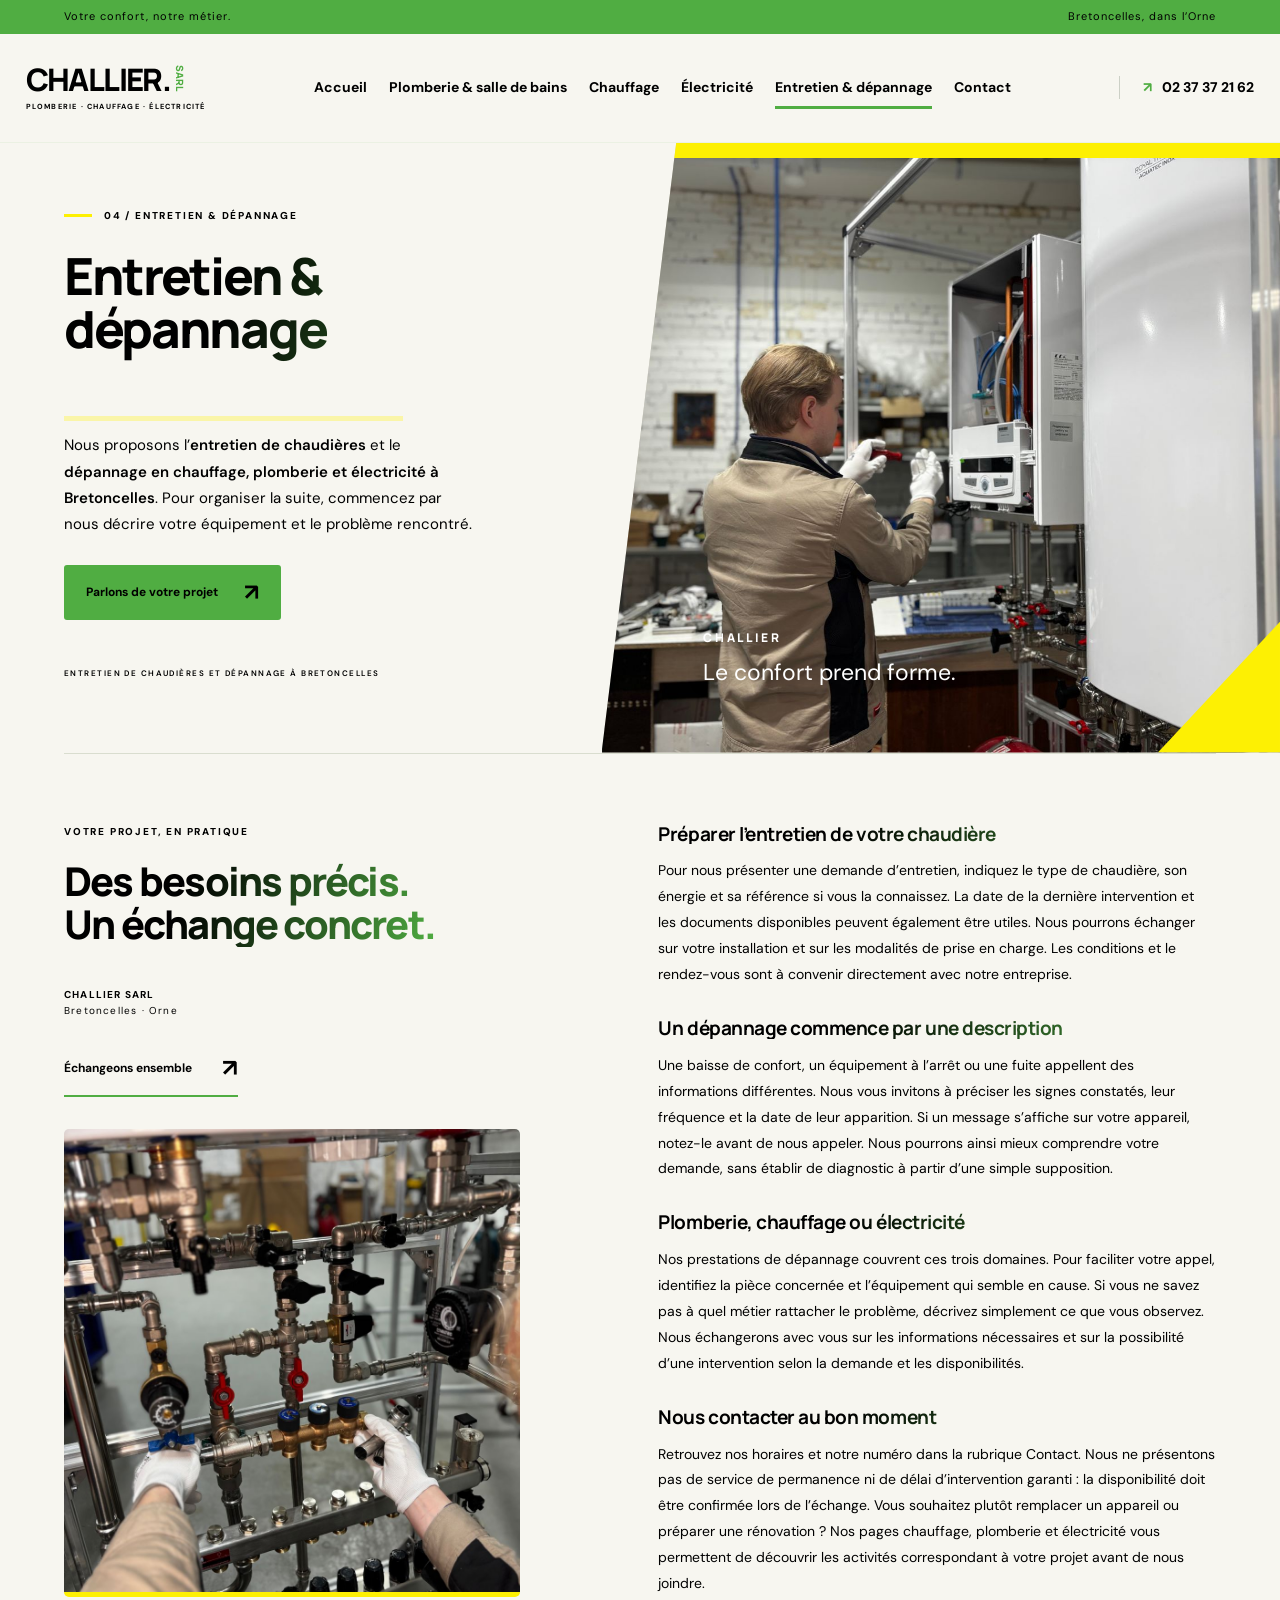
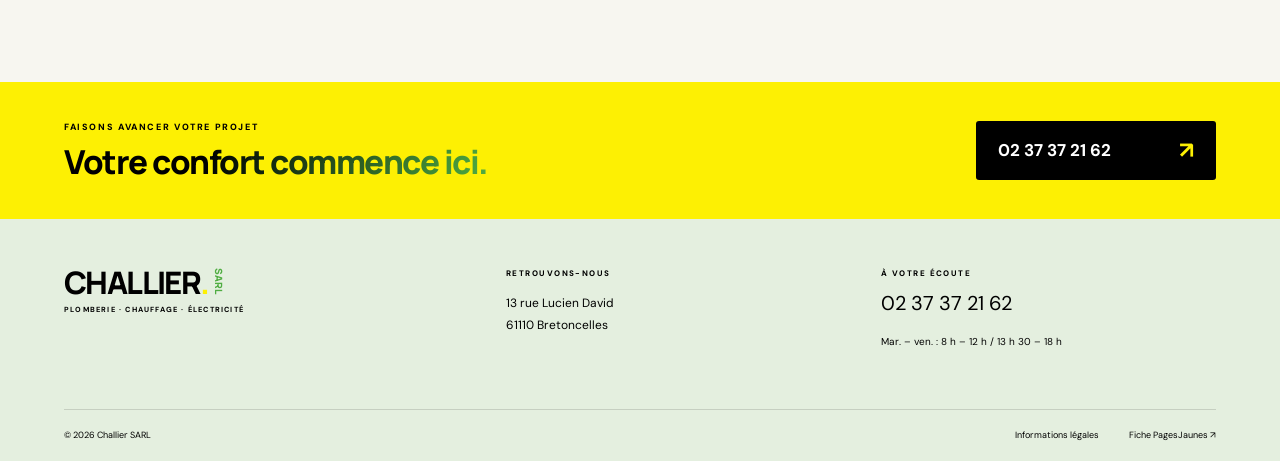
<file: entretien.html>
<!doctype html><html lang="fr"><head><meta charset="utf-8"><meta name="viewport" content="width=device-width,initial-scale=1"><title>Entretien de chaudières et dépannage à Bretoncelles | Challier SARL</title><meta name="description" content="Nous proposons l’entretien de chaudières et le dépannage en chauffage, plomberie et électricité à Bretoncelles. Pour organiser la suite, commencez par nous décrire votre équipement et le problème rencontré."><meta name="theme-color" content="#50AD42"><link rel="icon" href="favicon.svg" type="image/svg+xml"><link rel="stylesheet" href="style.css"><script src="app.js" defer></script></head><body><a class="skip" href="#main">Aller au contenu</a><div class="topline"><div class="wrap"><span>Votre confort, notre métier.</span><span>Bretoncelles, dans l’Orne</span></div></div><header><div class="header wrap"><a class="brand" href="index.html" aria-label="Challier SARL, accueil"><span>CHALLIER<span class="dot">.</span><small>SARL</small></span><b>PLOMBERIE · CHAUFFAGE · ÉLECTRICITÉ</b></a><button class="menu-toggle" aria-expanded="false" aria-controls="nav">Menu <span>☰</span></button><nav id="nav" aria-label="Navigation principale"><a href="index.html" >Accueil</a><a href="plomberie.html" >Plomberie & salle de bains</a><a href="chauffage.html" >Chauffage</a><a href="electricite.html" >Électricité</a><a href="entretien.html" aria-current="page">Entretien & dépannage</a><a href="contact.html" >Contact</a></nav><a class="phone" href="tel:+33237372162"><span aria-hidden="true">↗</span> 02 37 37 21 62</a></div></header><main id="main"><section class="hero inner-hero"><div class="hero-copy"><span class="eyebrow">04 / ENTRETIEN & DÉPANNAGE</span><h1>Entretien &<br>dépannage<br><em>à Bretoncelles.</em></h1><p>Nous proposons l’<strong>entretien de chaudières</strong> et le <strong>dépannage en chauffage, plomberie et électricité à Bretoncelles</strong>. Pour organiser la suite, commencez par nous décrire votre équipement et le problème rencontré.</p><div class="hero-actions"><a class="button" href="contact.html">Parlons de votre projet<span aria-hidden="true">↗</span></a></div><span class="hero-location">ENTRETIEN DE CHAUDIÈRES ET DÉPANNAGE À BRETONCELLES</span></div><figure class="hero-picture"><img src="entretien-hero.jpg" alt="Technicien intervenant sur un système de chauffage" fetchpriority="high"><div class="picture-label"><span>CHALLIER</span><small>Le confort prend forme.</small></div></figure></section><section class="editorial wrap "><div class="editorial-title reveal"><span class="eyebrow">VOTRE PROJET, EN PRATIQUE</span><h2>Des besoins précis.<br>Un échange concret.</h2><p>CHALLIER SARL<br><span>Bretoncelles · Orne</span></p><a class="text-link" href="contact.html">Échangeons ensemble<span aria-hidden="true">↗</span></a><figure class="editorial-photo"><img src="entretien-detail.jpg" alt="Entretien des vannes et du circuit de chauffage" loading="lazy" width="1000" height="750"></figure></div><div class="prose"><article class="reveal"><h3>Préparer l’entretien de votre chaudière</h3><p>Pour nous présenter une demande d’entretien, indiquez le type de chaudière, son énergie et sa référence si vous la connaissez. La date de la dernière intervention et les documents disponibles peuvent également être utiles. Nous pourrons échanger sur votre installation et sur les modalités de prise en charge. Les conditions et le rendez-vous sont à convenir directement avec notre entreprise.</p></article><article class="reveal"><h3>Un dépannage commence par une description</h3><p>Une baisse de confort, un équipement à l’arrêt ou une fuite appellent des informations différentes. Nous vous invitons à préciser les signes constatés, leur fréquence et la date de leur apparition. Si un message s’affiche sur votre appareil, notez-le avant de nous appeler. Nous pourrons ainsi mieux comprendre votre demande, sans établir de diagnostic à partir d’une simple supposition.</p></article><article class="reveal"><h3>Plomberie, chauffage ou électricité</h3><p>Nos prestations de dépannage couvrent ces trois domaines. Pour faciliter votre appel, identifiez la pièce concernée et l’équipement qui semble en cause. Si vous ne savez pas à quel métier rattacher le problème, décrivez simplement ce que vous observez. Nous échangerons avec vous sur les informations nécessaires et sur la possibilité d’une intervention selon la demande et les disponibilités.</p></article><article class="reveal"><h3>Nous contacter au bon moment</h3><p>Retrouvez nos horaires et notre numéro dans la rubrique Contact. Nous ne présentons pas de service de permanence ni de délai d’intervention garanti : la disponibilité doit être confirmée lors de l’échange. Vous souhaitez plutôt remplacer un appareil ou préparer une rénovation ? Nos pages chauffage, plomberie et électricité vous permettent de découvrir les activités correspondant à votre projet avant de nous joindre.</p></article></div></section><section class="cta"><div class="wrap"><div><span class="eyebrow">FAISONS AVANCER VOTRE PROJET</span><h2>Votre confort commence ici.</h2></div><a class="button dark" href="tel:+33237372162">02 37 37 21 62<span aria-hidden="true">↗</span></a></div></section></main><footer><div class="wrap footer-main"><a class="brand" href="index.html" aria-label="Challier SARL, accueil"><span>CHALLIER<span class="dot">.</span><small>SARL</small></span><b>PLOMBERIE · CHAUFFAGE · ÉLECTRICITÉ</b></a><div><span class="eyebrow">RETROUVONS-NOUS</span><p>13 rue Lucien David<br>61110 Bretoncelles</p></div><div><span class="eyebrow">À VOTRE ÉCOUTE</span><a href="tel:+33237372162">02 37 37 21 62</a><p>Mar. – ven. : 8 h – 12 h / 13 h 30 – 18 h</p></div></div><div class="wrap footer-bottom"><span>© 2026 Challier SARL</span><button id="legal-open">Informations légales</button><a href="https://www.pagesjaunes.fr/pros/05444241">Fiche PagesJaunes ↗</a></div></footer><dialog id="legal"><button class="close" aria-label="Fermer">×</button><h2>Informations légales</h2><p>Challier SARL · Société à responsabilité limitée<br>13 rue Lucien David, 61110 Bretoncelles<br>SIREN : 384 146 593<br>SIRET : 384 146 593 00015<br>Téléphone : 02 37 37 21 62</p><p>Ce site de présentation ne collecte pas de données par formulaire et n’utilise pas d’outil de mesure d’audience. Les photographies sont illustratives (Unsplash). Identité visuelle typographique créée pour cette présentation.</p><p>Présentation de travail : les informations complémentaires sur la direction de publication et l’hébergeur restent à renseigner avant une ouverture publique.</p></dialog></body></html>
</file>
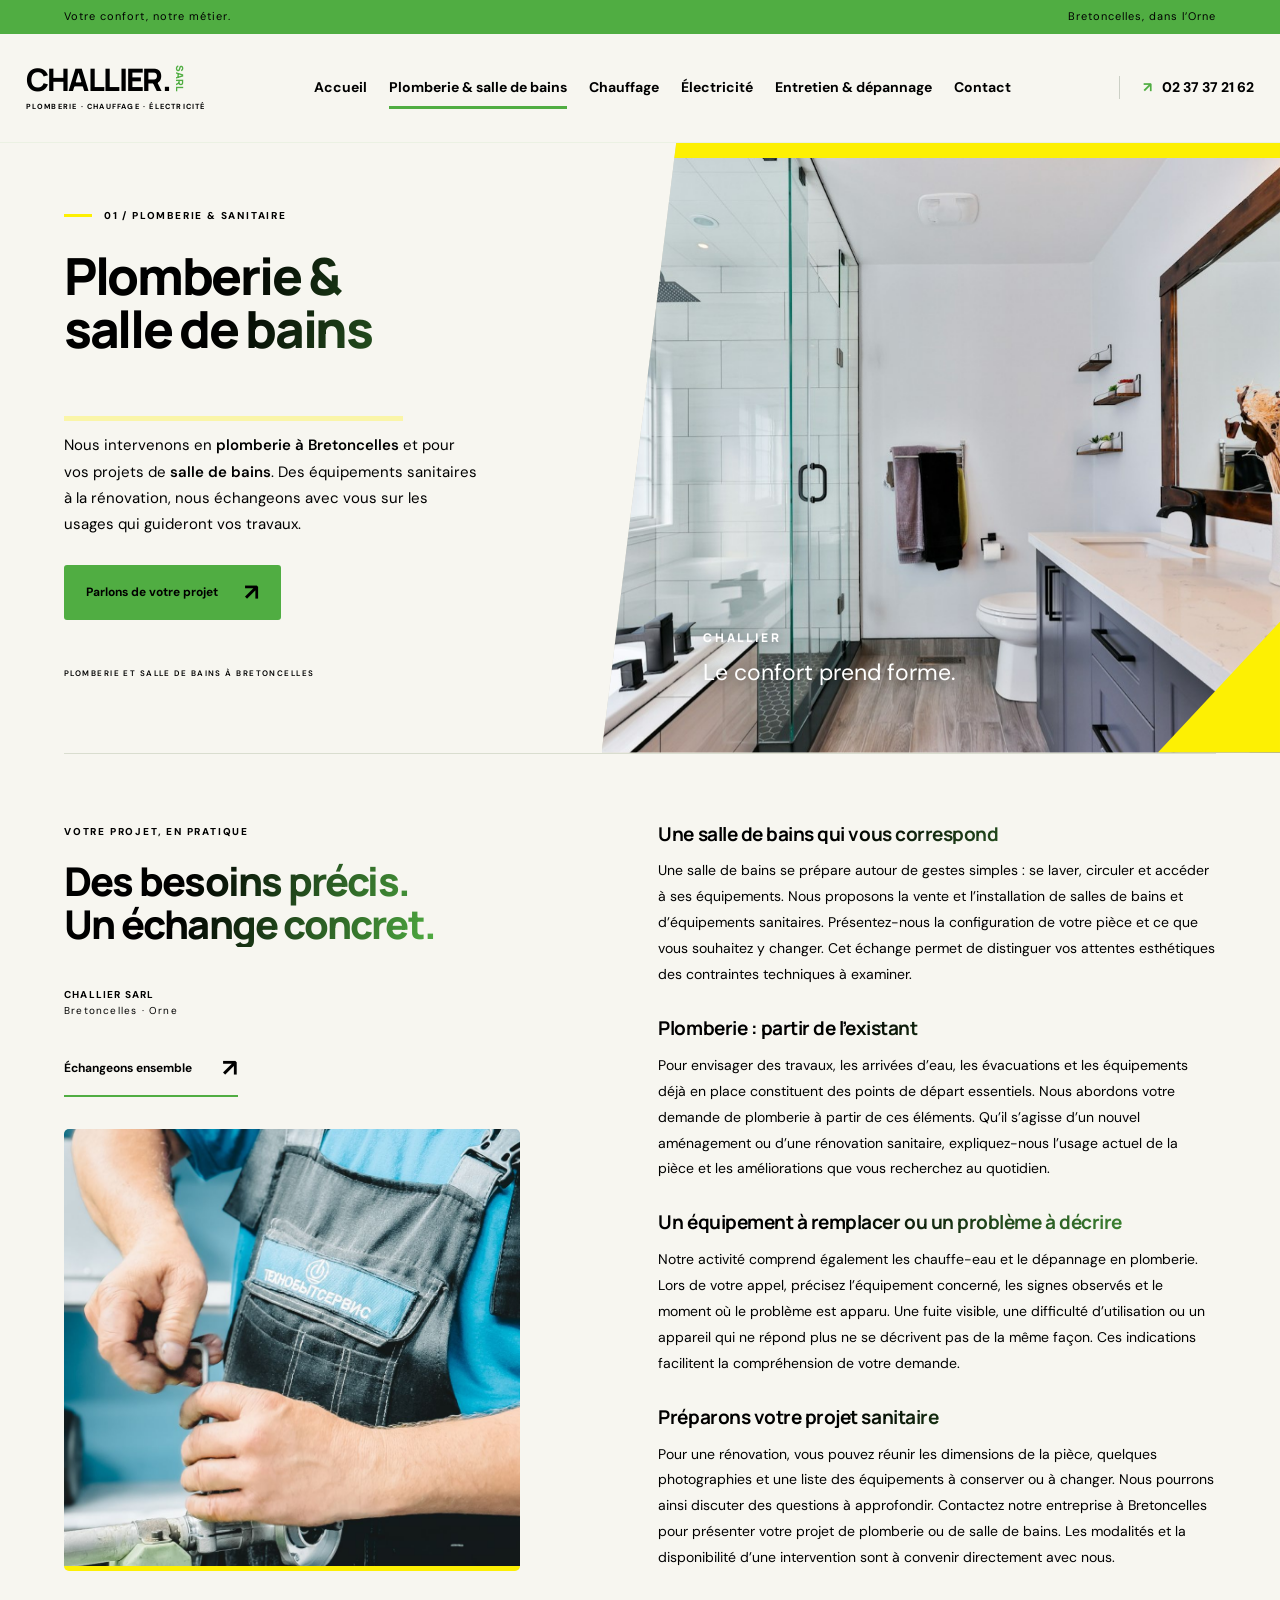
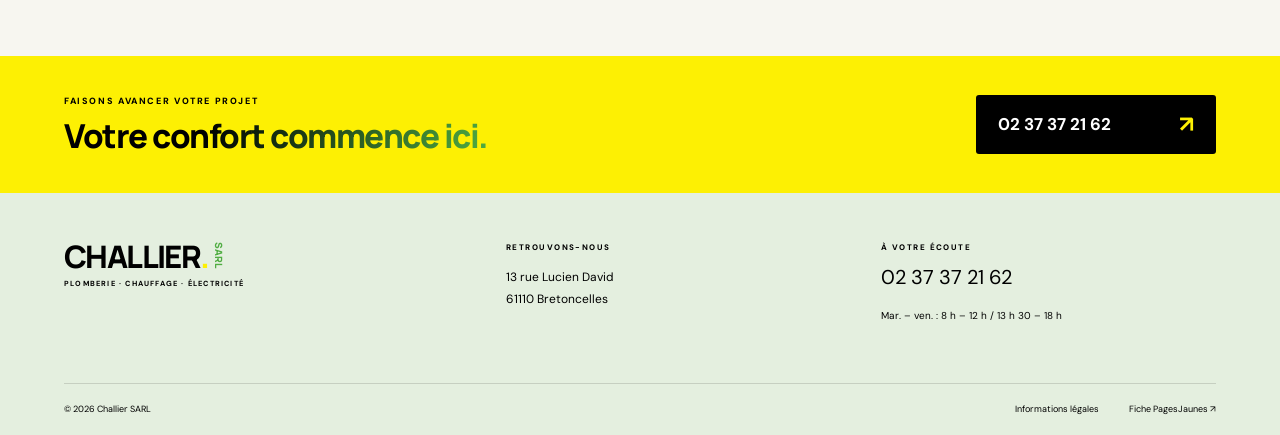
<file: plomberie.html>
<!doctype html><html lang="fr"><head><meta charset="utf-8"><meta name="viewport" content="width=device-width,initial-scale=1"><title>Plomberie et salle de bains à Bretoncelles | Challier SARL</title><meta name="description" content="Nous intervenons en plomberie à Bretoncelles et pour vos projets de salle de bains. Des équipements sanitaires à la rénovation, nous échangeons avec vous sur les usages qui guideront vos travaux."><meta name="theme-color" content="#50AD42"><link rel="icon" href="favicon.svg" type="image/svg+xml"><link rel="stylesheet" href="style.css"><script src="app.js" defer></script></head><body><a class="skip" href="#main">Aller au contenu</a><div class="topline"><div class="wrap"><span>Votre confort, notre métier.</span><span>Bretoncelles, dans l’Orne</span></div></div><header><div class="header wrap"><a class="brand" href="index.html" aria-label="Challier SARL, accueil"><span>CHALLIER<span class="dot">.</span><small>SARL</small></span><b>PLOMBERIE · CHAUFFAGE · ÉLECTRICITÉ</b></a><button class="menu-toggle" aria-expanded="false" aria-controls="nav">Menu <span>☰</span></button><nav id="nav" aria-label="Navigation principale"><a href="index.html" >Accueil</a><a href="plomberie.html" aria-current="page">Plomberie & salle de bains</a><a href="chauffage.html" >Chauffage</a><a href="electricite.html" >Électricité</a><a href="entretien.html" >Entretien & dépannage</a><a href="contact.html" >Contact</a></nav><a class="phone" href="tel:+33237372162"><span aria-hidden="true">↗</span> 02 37 37 21 62</a></div></header><main id="main"><section class="hero inner-hero"><div class="hero-copy"><span class="eyebrow">01 / PLOMBERIE & SANITAIRE</span><h1>Plomberie &<br>salle de bains<br><em>à Bretoncelles.</em></h1><p>Nous intervenons en <strong>plomberie à Bretoncelles</strong> et pour vos projets de <strong>salle de bains</strong>. Des équipements sanitaires à la rénovation, nous échangeons avec vous sur les usages qui guideront vos travaux.</p><div class="hero-actions"><a class="button" href="contact.html">Parlons de votre projet<span aria-hidden="true">↗</span></a></div><span class="hero-location">PLOMBERIE ET SALLE DE BAINS À BRETONCELLES</span></div><figure class="hero-picture"><img src="heating.jpg" alt="Salle de bains avec douche et équipements sanitaires" fetchpriority="high"><div class="picture-label"><span>CHALLIER</span><small>Le confort prend forme.</small></div></figure></section><section class="editorial wrap "><div class="editorial-title reveal"><span class="eyebrow">VOTRE PROJET, EN PRATIQUE</span><h2>Des besoins précis.<br>Un échange concret.</h2><p>CHALLIER SARL<br><span>Bretoncelles · Orne</span></p><a class="text-link" href="contact.html">Échangeons ensemble<span aria-hidden="true">↗</span></a><figure class="editorial-photo"><img src="plomberie-detail.jpg" alt="Intervention sur une canalisation" loading="lazy" width="1000" height="750"></figure></div><div class="prose"><article class="reveal"><h3>Une salle de bains qui vous correspond</h3><p>Une salle de bains se prépare autour de gestes simples : se laver, circuler et accéder à ses équipements. Nous proposons la vente et l’installation de salles de bains et d’équipements sanitaires. Présentez-nous la configuration de votre pièce et ce que vous souhaitez y changer. Cet échange permet de distinguer vos attentes esthétiques des contraintes techniques à examiner.</p></article><article class="reveal"><h3>Plomberie : partir de l’existant</h3><p>Pour envisager des travaux, les arrivées d’eau, les évacuations et les équipements déjà en place constituent des points de départ essentiels. Nous abordons votre demande de plomberie à partir de ces éléments. Qu’il s’agisse d’un nouvel aménagement ou d’une rénovation sanitaire, expliquez-nous l’usage actuel de la pièce et les améliorations que vous recherchez au quotidien.</p></article><article class="reveal"><h3>Un équipement à remplacer ou un problème à décrire</h3><p>Notre activité comprend également les chauffe-eau et le dépannage en plomberie. Lors de votre appel, précisez l’équipement concerné, les signes observés et le moment où le problème est apparu. Une fuite visible, une difficulté d’utilisation ou un appareil qui ne répond plus ne se décrivent pas de la même façon. Ces indications facilitent la compréhension de votre demande.</p></article><article class="reveal"><h3>Préparons votre projet sanitaire</h3><p>Pour une rénovation, vous pouvez réunir les dimensions de la pièce, quelques photographies et une liste des équipements à conserver ou à changer. Nous pourrons ainsi discuter des questions à approfondir. Contactez notre entreprise à Bretoncelles pour présenter votre projet de plomberie ou de salle de bains. Les modalités et la disponibilité d’une intervention sont à convenir directement avec nous.</p></article></div></section><section class="cta"><div class="wrap"><div><span class="eyebrow">FAISONS AVANCER VOTRE PROJET</span><h2>Votre confort commence ici.</h2></div><a class="button dark" href="tel:+33237372162">02 37 37 21 62<span aria-hidden="true">↗</span></a></div></section></main><footer><div class="wrap footer-main"><a class="brand" href="index.html" aria-label="Challier SARL, accueil"><span>CHALLIER<span class="dot">.</span><small>SARL</small></span><b>PLOMBERIE · CHAUFFAGE · ÉLECTRICITÉ</b></a><div><span class="eyebrow">RETROUVONS-NOUS</span><p>13 rue Lucien David<br>61110 Bretoncelles</p></div><div><span class="eyebrow">À VOTRE ÉCOUTE</span><a href="tel:+33237372162">02 37 37 21 62</a><p>Mar. – ven. : 8 h – 12 h / 13 h 30 – 18 h</p></div></div><div class="wrap footer-bottom"><span>© 2026 Challier SARL</span><button id="legal-open">Informations légales</button><a href="https://www.pagesjaunes.fr/pros/05444241">Fiche PagesJaunes ↗</a></div></footer><dialog id="legal"><button class="close" aria-label="Fermer">×</button><h2>Informations légales</h2><p>Challier SARL · Société à responsabilité limitée<br>13 rue Lucien David, 61110 Bretoncelles<br>SIREN : 384 146 593<br>SIRET : 384 146 593 00015<br>Téléphone : 02 37 37 21 62</p><p>Ce site de présentation ne collecte pas de données par formulaire et n’utilise pas d’outil de mesure d’audience. Les photographies sont illustratives (Unsplash). Identité visuelle typographique créée pour cette présentation.</p><p>Présentation de travail : les informations complémentaires sur la direction de publication et l’hébergeur restent à renseigner avant une ouverture publique.</p></dialog></body></html>
</file>
<file: style.css>
@import url('https://fonts.googleapis.com/css2?family=DM+Sans:wght@400;500;600;700&family=Manrope:wght@400;500;600;700;800&display=swap');
:root{--green:#50AD42;--yellow:#FDF003;--paper:#f7f6f0;--ink:#1a2419;--muted:#62675e}*{box-sizing:border-box}html{scroll-behavior:smooth;scroll-padding-top:110px}body{margin:0;background:var(--paper);color:var(--ink);font-family:'DM Sans',Arial,sans-serif;line-height:1.6}a{color:inherit;text-decoration:none}button{font:inherit;cursor:pointer}img{display:block;width:100%;height:100%;object-fit:cover}button,a{-webkit-tap-highlight-color:transparent}a:focus-visible,button:focus-visible{outline:3px solid #a77500;outline-offset:5px}.wrap{width:min(1320px,90%);margin:auto}.topline{background:var(--green);color:#fff;font-size:11px;letter-spacing:.09em;padding:8px 0}.topline .wrap{display:flex;justify-content:space-between}header{background:var(--paper);position:sticky;top:0;z-index:10;border-bottom:1px solid #50ad4213}.header{min-height:100px;display:flex;align-items:center;justify-content:space-between;gap:25px}.brand{display:block;flex-shrink:0;line-height:1}.brand>span{font-family:Manrope,Arial,sans-serif;font-size:31px;font-weight:800;letter-spacing:-1.6px;display:block}.dot{color:var(--green)}.brand small{font-size:10px;letter-spacing:0;display:inline-block;margin-left:5px;writing-mode:vertical-rl}.brand b{font-size:7.4px;letter-spacing:1.2px;display:block;margin-top:8px}nav{display:flex;gap:23px;align-items:center}nav a{font-size:11px;font-weight:700;position:relative;line-height:1.3}nav a:after{content:'';height:3px;background:var(--green);position:absolute;left:0;right:100%;bottom:-12px;transition:right .2s}nav a:hover:after,nav a[aria-current]:after{right:0}.phone{font-size:13px;font-weight:800;border-left:1px solid #ccd0c6;padding-left:23px;white-space:nowrap}.phone span{color:var(--green);margin-right:7px}.menu-toggle{display:none}.hero{display:grid;grid-template-columns:47% 53%;position:relative;min-height:650px;max-width:1680px;margin:auto;overflow:hidden}.hero-copy{padding:65px 7% 40px max(5vw,calc((100vw - 1320px)/2));position:relative;z-index:1}.eyebrow{font-size:10px;letter-spacing:.18em;font-weight:800;color:var(--green);display:block}.hero .eyebrow:before{content:'';display:inline-block;width:28px;height:3px;background:var(--yellow);vertical-align:middle;margin-right:12px}h1,h2,h3{font-family:Manrope,Arial,sans-serif;line-height:1.1;letter-spacing:-.045em;margin:0}h1{font-size:clamp(48px,5.2vw,79px);font-weight:800;line-height:1.04;margin:25px 0 24px}h1 em{font-style:normal;color:var(--green);position:relative;white-space:nowrap}h1 em:after{content:'';position:absolute;left:0;right:0;height:8px;background:var(--yellow);bottom:-5px;z-index:-1}.hero-copy>p{max-width:415px;font-size:15px;color:#545b50;line-height:1.75}.hero strong{font-weight:600;color:var(--ink)}.hero-actions{display:flex;gap:24px;align-items:center;margin:28px 0 38px}.button{display:inline-flex;align-items:center;justify-content:space-between;gap:26px;background:var(--green);color:#fff;padding:16px 22px;font-size:12px;font-weight:700;border-radius:3px;transition:transform .2s,background .2s}.button span{color:var(--yellow);font-size:23px;line-height:1}.button:hover{background:#173614;transform:translateY(-3px)}.quiet-link{font-size:11px;border-bottom:1px solid #7b8375;padding:5px 0}.hero-location{font-size:8px;letter-spacing:.18em;color:var(--muted);font-weight:600}.hero-picture{margin:0;position:relative;clip-path:polygon(11% 0,100% 0,100% 100%,0 100%);border-top:15px solid var(--yellow);background:#d7d5c8}.hero-picture img{min-height:100%;position:absolute;object-position:45% center}.hero-picture:after{content:'';position:absolute;bottom:0;right:0;width:18%;height:22%;background:var(--yellow);clip-path:polygon(100% 0,100% 100%,0 100%)}.picture-label{position:absolute;bottom:62px;left:15%;color:#fff;text-shadow:0 1px 14px #0008}.picture-label>span{font-family:Manrope;font-size:12px;letter-spacing:.22em;font-weight:800}.picture-label small{display:block;font-size:23px;margin-top:4px}.hero-picture figcaption{position:absolute;bottom:16px;left:15%;font-size:7px;letter-spacing:.12em;color:white;text-shadow:0 1px 5px #000;background:#0005;padding:3px 7px}.trust{background:var(--green);color:white;padding:25px 0}.trust .wrap{display:grid;grid-template-columns:repeat(3,1fr)}.trust span{font-size:12px;padding-left:12%;border-right:1px solid #ffffff40;display:flex;gap:20px;align-items:center}.trust span:first-child{padding-left:0}.trust span:last-child{border:0}.trust b{font-family:Manrope;font-size:26px;letter-spacing:-.03em;color:var(--yellow)}.services{padding-top:78px;padding-bottom:38px}.section-head{display:flex;align-items:end;justify-content:space-between;gap:30px;margin-bottom:30px}h2{font-size:clamp(28px,3.1vw,43px);font-weight:800}.section-head h2{margin-top:16px}.section-head>p{font-size:12px;color:var(--muted);border-left:2px solid var(--yellow);padding-left:20px;margin:0 0 3px}.cards{display:grid;grid-template-columns:repeat(3,1fr);gap:24px}.card{background:#fff;border-bottom:4px solid var(--yellow);border-radius:5px;overflow:hidden;transition:transform .25s,box-shadow .25s}.card:hover{transform:translateY(-6px);box-shadow:0 12px 30px #50ad4216}.card-photo{height:225px;position:relative;overflow:hidden}.card-photo img{transition:transform .5s}.card:hover img{transform:scale(1.045)}.card-photo>span{position:absolute;bottom:13px;left:20px;color:#fff;font-size:11px;padding:4px 10px;background:var(--green)}.card-copy{padding:25px}.card h3{font-size:24px}.card p{font-size:13px;color:var(--muted);min-height:48px}.card b{font-size:10px;letter-spacing:.03em;display:flex;justify-content:space-between;align-items:center;color:var(--green)}.card b span{font-size:25px}.caption{font-size:9px;color:var(--muted);margin-top:13px}.editorial{display:grid;grid-template-columns:.9fr 1.1fr;gap:12%;padding-top:70px;padding-bottom:85px;border-top:1px solid #d9ddcf}.editorial-title h2{margin:20px 0 30px}.editorial-title>p{font-size:10px;letter-spacing:.12em;font-weight:700}.editorial-title>p span{font-weight:400;color:var(--muted)}.text-link{font-size:12px;font-weight:700;display:inline-flex;align-items:center;gap:30px;border-bottom:2px solid var(--yellow);padding-bottom:8px;margin-top:20px}.text-link span{font-size:24px;color:var(--green)}.prose article{margin-bottom:30px}.prose article:last-child{margin-bottom:0}.prose h3{font-size:19px;letter-spacing:-.025em}.prose p{font-size:14px;line-height:1.85;color:#555e50;margin-bottom:0}.cta{background:var(--yellow);padding:38px 0}.cta .wrap{display:flex;align-items:center;justify-content:space-between;gap:25px}.cta .eyebrow{font-size:9px}.cta h2{font-size:33px;margin-top:10px}.dark{background:var(--ink);font-size:17px;min-width:240px}footer{background:#193b16;color:#fff}.footer-main{padding:48px 0;display:grid;grid-template-columns:1.2fr 1fr 1fr;gap:40px}.footer-main .brand .dot{color:var(--yellow)}footer .eyebrow{color:#c6d2bc;font-size:8px}footer p{font-size:12px;line-height:1.8;margin-top:14px}.footer-main>div>a{font-size:20px;display:block;margin-top:8px}.footer-main>div:last-child p{font-size:10px}.footer-bottom{border-top:1px solid #ffffff25;padding:18px 0;display:flex;gap:30px;color:#d0d8c8;font-size:9px}.footer-bottom button{background:none;border:0;color:inherit;font-size:inherit;padding:0}.footer-bottom span{margin-right:auto}.contact-band{display:grid;grid-template-columns:1fr 1fr;gap:50px;margin-top:60px;padding-bottom:60px}.contact-band h2{font-size:32px;margin-top:15px}.contact-band h3{font-size:25px;margin-top:17px}.contact-band p{font-size:16px}.muted{color:var(--muted);font-size:12px!important}.inner-hero{min-height:610px}.inner-hero h1{font-size:clamp(43px,4.5vw,66px)}dialog{border:0;border-radius:7px;max-width:650px;width:90%;padding:40px;background:var(--paper);color:var(--ink)}dialog::backdrop{background:#0b1b0bcc}dialog h2{font-size:26px}dialog p{font-size:14px}.close{float:right;border:0;background:transparent;font-size:28px}.skip{position:fixed;top:-100px;background:var(--yellow);padding:10px;z-index:50}.skip:focus{top:0}@media(min-width:1500px){.hero-copy{padding-left:calc((1680px - 1320px)/2)}}@media(max-width:1150px){nav{gap:13px}nav a{font-size:10px}.header{gap:15px}.brand>span{font-size:26px}.brand b{font-size:6px}.phone{font-size:11px;padding-left:12px}.hero-copy{padding-top:50px}.hero{min-height:610px}.hero-actions{gap:15px}.button{padding:15px 17px}.card-photo{height:190px}}@media(max-width:900px){.menu-toggle{display:block;border:1px solid #c9cebf;background:none;border-radius:3px;padding:8px 12px;font-size:12px;margin-left:auto}.menu-toggle span{margin-left:12px}.header{min-height:83px}nav{display:none;position:absolute;top:83px;left:0;right:0;background:var(--paper);box-shadow:0 14px 16px #0001;padding:24px 5%;flex-direction:column;align-items:stretch;gap:0}nav.open{display:flex}nav a{font-size:15px;padding:13px 0;border-bottom:1px solid #dce0d5}nav a:after{bottom:4px}.hero-copy{padding:40px 6% 35px 5vw}h1{font-size:56px}.hero-copy>p{font-size:13px}.hero-actions{align-items:start;flex-direction:column;gap:15px}.hero{min-height:620px}.picture-label small{font-size:19px}.section-head>p{display:none}.card-copy{padding:19px}.card h3{font-size:19px}.editorial{gap:7%}.trust span{padding-left:8%;gap:12px;font-size:10px}.trust b{font-size:22px}.cta h2{font-size:28px}}@media(max-width:600px){.wrap{width:89%}.topline{font-size:8px}.phone{display:none}.hero{display:flex;flex-direction:column;min-height:0}.hero-copy{padding:34px 5.5% 29px}.hero .eyebrow{font-size:9px}h1{font-size:57px;margin:22px 0}.hero-copy>p{font-size:14px;max-width:100%}.hero-actions{flex-direction:row;align-items:center;margin:24px 0}.button{font-size:11px;gap:23px}.quiet-link{font-size:10px}.hero-location{font-size:7px}.hero-picture{height:340px;clip-path:polygon(7% 0,100% 0,100% 100%,0 100%);border-top:8px solid var(--yellow);margin-left:4%}.hero-picture img{position:static}.picture-label{bottom:48px;left:10%}.hero-picture figcaption{left:10%;font-size:6px}.trust{padding:17px 0}.trust span{display:block;font-size:8px;padding-left:15px}.trust b{display:block;font-size:22px;margin-bottom:3px}.trust span:first-child{padding-right:10px}.services{padding-top:45px;padding-bottom:25px}.section-head h2{font-size:30px;max-width:300px}.cards{grid-template-columns:1fr;gap:22px}.card-photo{height:230px}.card-copy{padding:22px}.card h3{font-size:25px}.card p{min-height:0;max-width:300px;font-size:13px}.caption{font-size:8px}.editorial{grid-template-columns:1fr;gap:30px;padding-top:42px;padding-bottom:45px}.editorial-title h2{font-size:33px;margin-bottom:20px}.editorial-title>p{display:none}.editorial-title .text-link{margin-top:0}.prose h3{font-size:19px}.prose p{font-size:14px}.cta{padding:30px 0}.cta .wrap{align-items:start;flex-direction:column;gap:22px}.cta h2{font-size:29px;max-width:280px}.dark{font-size:17px;min-width:235px}.footer-main{grid-template-columns:1fr 1fr;padding:36px 0;gap:30px 16px}.footer-main>.brand{grid-column:1/-1}.footer-main>div>a{font-size:16px}.footer-main>div:last-child p{font-size:9px}.footer-bottom{flex-wrap:wrap;gap:16px;font-size:8px}.footer-bottom span{width:100%}.inner-hero h1{font-size:49px}.inner-hero .hero-picture{height:260px}.contact-band{grid-template-columns:1fr;gap:30px;margin-top:40px;padding-bottom:40px}.contact-band h2{font-size:29px}}
@media(prefers-reduced-motion:reduce){html{scroll-behavior:auto}*,*:before,*:after{transition:none!important;animation:none!important}}
@media(prefers-reduced-motion:no-preference){.js .reveal{opacity:0;transform:translateY(15px);transition:opacity .55s,transform .55s}.js .reveal.visible{opacity:1;transform:none}}

/* Brand refinement */
:root{--green:#50AD42;--yellow:#FDF003;--ink:#000;--muted:#000}
body{color:#000}
.header{width:96%;max-width:1510px;gap:22px;min-height:108px}
nav{gap:22px}nav a{font-size:14px;line-height:1.4}
.brand>span{color:var(--green)}.brand .dot{color:#000}.brand b{color:#000}
.phone{color:#000;font-size:14px}
.topline,.trust{color:#000}
.trust span{font-size:14px;font-weight:600;justify-content:center;padding:0 20px;border-color:#0003}
.trust span:first-child{padding-left:0;justify-content:flex-start}.trust b{color:#000}
h1,h2,h3{color:#000;background:linear-gradient(110deg,#000 15%,#000 33%,#50AD42 100%);background-clip:text;-webkit-background-clip:text;-webkit-text-fill-color:transparent}
h1 em{color:inherit;-webkit-text-fill-color:inherit}h1 em:after{z-index:0;opacity:.3;height:5px}
h1{font-size:clamp(48px,4.5vw,69px)}.inner-hero h1{font-size:clamp(43px,4vw,61px)}
.hero-copy>p,.hero strong,.prose p,.card p,.section-head>p,.muted,.hero-location,.editorial-title>p span{color:#000}
.eyebrow,.text-link span,.card b{color:#000}
.button{color:#000;background:var(--green)}.button span{color:#000}.button:hover{background:#65bd58}
.dark{background:#000;color:#fff}.dark span{color:var(--yellow)}
.text-link{border-bottom-color:var(--green)}
.picture-label{color:#fff}.picture-label span,.picture-label small{color:#fff}
footer{background:#e4efdf;color:#000}footer .eyebrow,.footer-bottom{color:#000}.footer-bottom{border-color:#0002}footer .brand .dot{color:#000}
.hero-picture{overflow:hidden}.hero-picture img{transform-origin:center;will-change:transform}
@keyframes headerZoom{from{transform:scale(1)}to{transform:scale(1.075)}}
@media(prefers-reduced-motion:no-preference){.hero-picture img{animation:headerZoom 12s ease-in-out infinite alternate}}
@media(max-width:1250px){.header{gap:16px}.menu-toggle{display:block;border:1px solid #c9cebf;background:none;border-radius:3px;padding:10px 15px;font-size:15px;margin-left:auto}.menu-toggle span{margin-left:12px}nav{display:none;position:absolute;top:108px;left:0;right:0;background:var(--paper);box-shadow:0 14px 16px #0001;padding:20px 5%;flex-direction:column;align-items:stretch;gap:0}nav.open{display:flex}nav a{font-size:17px;padding:13px 0;border-bottom:1px solid #dce0d5}nav a:after{bottom:4px}}
@media(max-width:900px){.header{min-height:83px;width:90%}nav{top:83px}.trust span{font-size:12px}.phone{font-size:13px}}
@media(max-width:600px){h1{font-size:45px}.inner-hero h1{font-size:40px;line-height:1.12}.hero-copy{padding-top:33px}.trust span{font-size:10px;line-height:1.6;padding:0 10px}.trust span:first-child{display:block}.trust b{font-size:22px}.hero-picture img{width:100%;height:100%}}
@media(prefers-reduced-motion:reduce){.hero-picture img{animation:none;transform:none;will-change:auto}}
@media(max-width:600px){h1{font-size:clamp(32px,10.5vw,45px)}.inner-hero h1{font-size:clamp(30px,9.8vw,40px)}}
/* Editorial photographs balance the full text column. */
.brand>span{color:#000}.brand small{color:#50AD42}
.editorial-title{display:flex;flex-direction:column;align-items:flex-start;min-width:0}
.editorial-photo{width:100%;flex:1;min-height:280px;max-height:470px;margin:32px 0 0;border-radius:5px;overflow:hidden;border-bottom:5px solid #FDF003}
.editorial-photo img{width:100%;height:100%;min-height:280px;object-fit:cover;aspect-ratio:5/4}
@media(max-width:600px){.editorial-photo{flex:none;min-height:0;max-height:none;margin-top:26px}.editorial-photo img{min-height:0;height:auto;aspect-ratio:4/3}.editorial{gap:32px}}
/* Signature band: three editorial landmarks, rather than a plain text strip. */
.trust{position:relative;isolation:isolate;overflow:hidden;padding:40px 0;background:#50AD42;border-top:3px solid #FDF003}
.trust:after{content:'';position:absolute;width:180px;height:220px;right:-100px;top:-90px;transform:rotate(27deg);border:26px solid #FDF003;opacity:.6;z-index:-1}
.trust .trust-grid{display:grid;grid-template-columns:repeat(3,minmax(0,1fr));gap:0}
.trust-item{display:flex;gap:23px;align-items:center;padding:0 38px;border-right:1px solid #0003}
.trust-item:first-child{padding-left:0}.trust-item:last-child{border:0;padding-right:0}
.trust-icon{width:62px;height:62px;flex:0 0 62px;background:#FDF003;border-radius:16px 16px 16px 3px;display:grid;place-items:center;box-shadow:4px 4px 0 #00000012;transition:transform .25s}
.trust-icon svg{width:32px;height:32px}.trust-item:hover .trust-icon{transform:translateY(-4px) rotate(-3deg)}
.trust-copy small{display:block;font-size:8px;letter-spacing:.17em;font-weight:800;margin-bottom:10px;color:#000}
.trust-copy strong{display:block;font-family:Manrope,Arial,sans-serif;font-size:23px;font-weight:800;line-height:1.15;letter-spacing:-.04em;color:#000}
.trust-copy strong.trust-year{font-size:46px;line-height:.95;letter-spacing:-.06em}
.trust-copy p{font-size:11px;margin:10px 0 0;color:#000;line-height:1.5}
.trust .trust-copy .year-dot{display:inline;padding:0;border:0;font-size:inherit;color:#FDF003}
@media(max-width:1100px){.trust-item{gap:17px;padding:0 22px}.trust-icon{width:49px;height:49px;flex-basis:49px;border-radius:12px 12px 12px 3px}.trust-icon svg{width:27px;height:27px}.trust-copy strong{font-size:20px}.trust-copy small{font-size:7px}.trust-copy p{font-size:10px}}
@media(max-width:700px){.trust{padding:28px 0}.trust .trust-grid{grid-template-columns:1fr;gap:0}.trust-item,.trust-item:first-child,.trust-item:last-child{padding:22px 0;border:0;border-bottom:1px solid #0002;gap:23px}.trust-item:first-child{padding-top:0}.trust-item:last-child{padding-bottom:0;border-bottom:0}.trust-copy strong{font-size:23px}.trust-copy strong br{display:none}.trust-copy strong br:after{content:' '}.trust-copy small{font-size:8px;margin-bottom:7px}.trust-copy p{font-size:11px;margin-top:7px}.trust-icon{width:55px;height:55px;flex-basis:55px}.trust-copy strong.trust-year{font-size:40px}}
</file>
